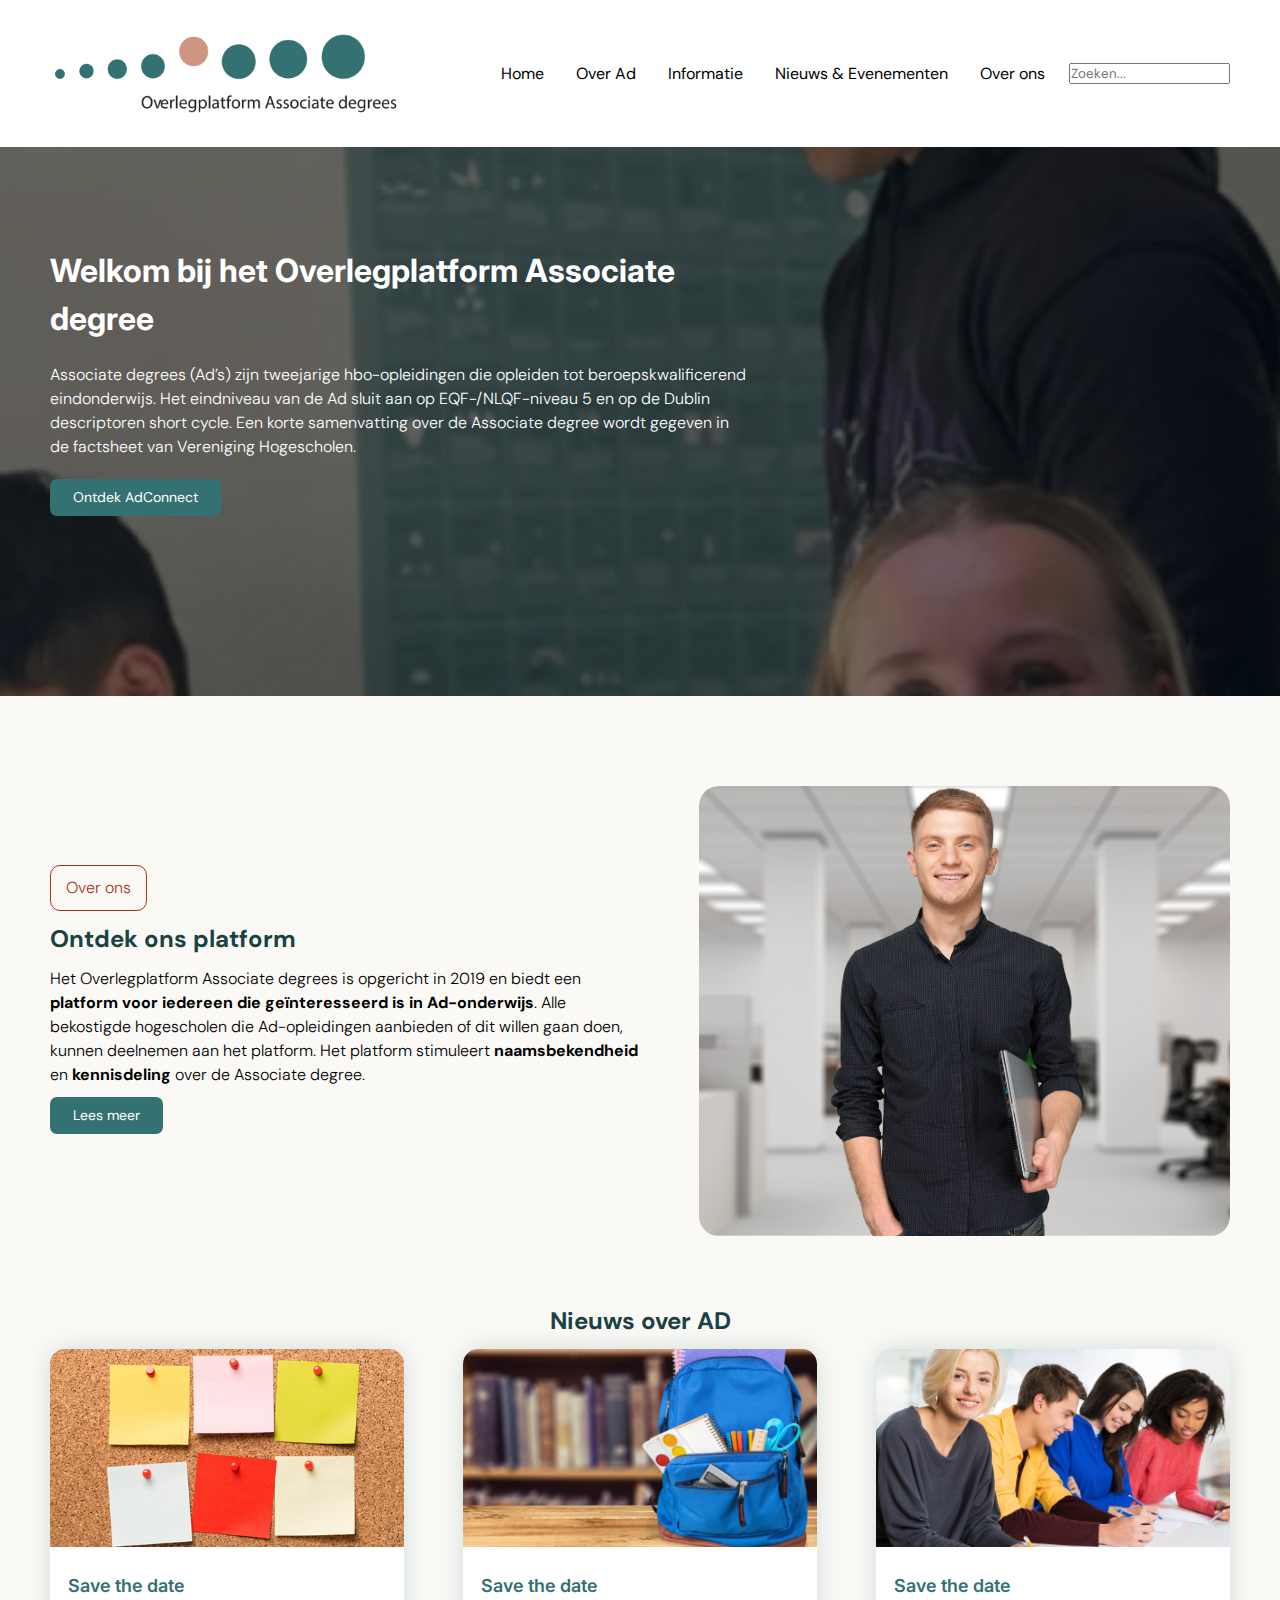
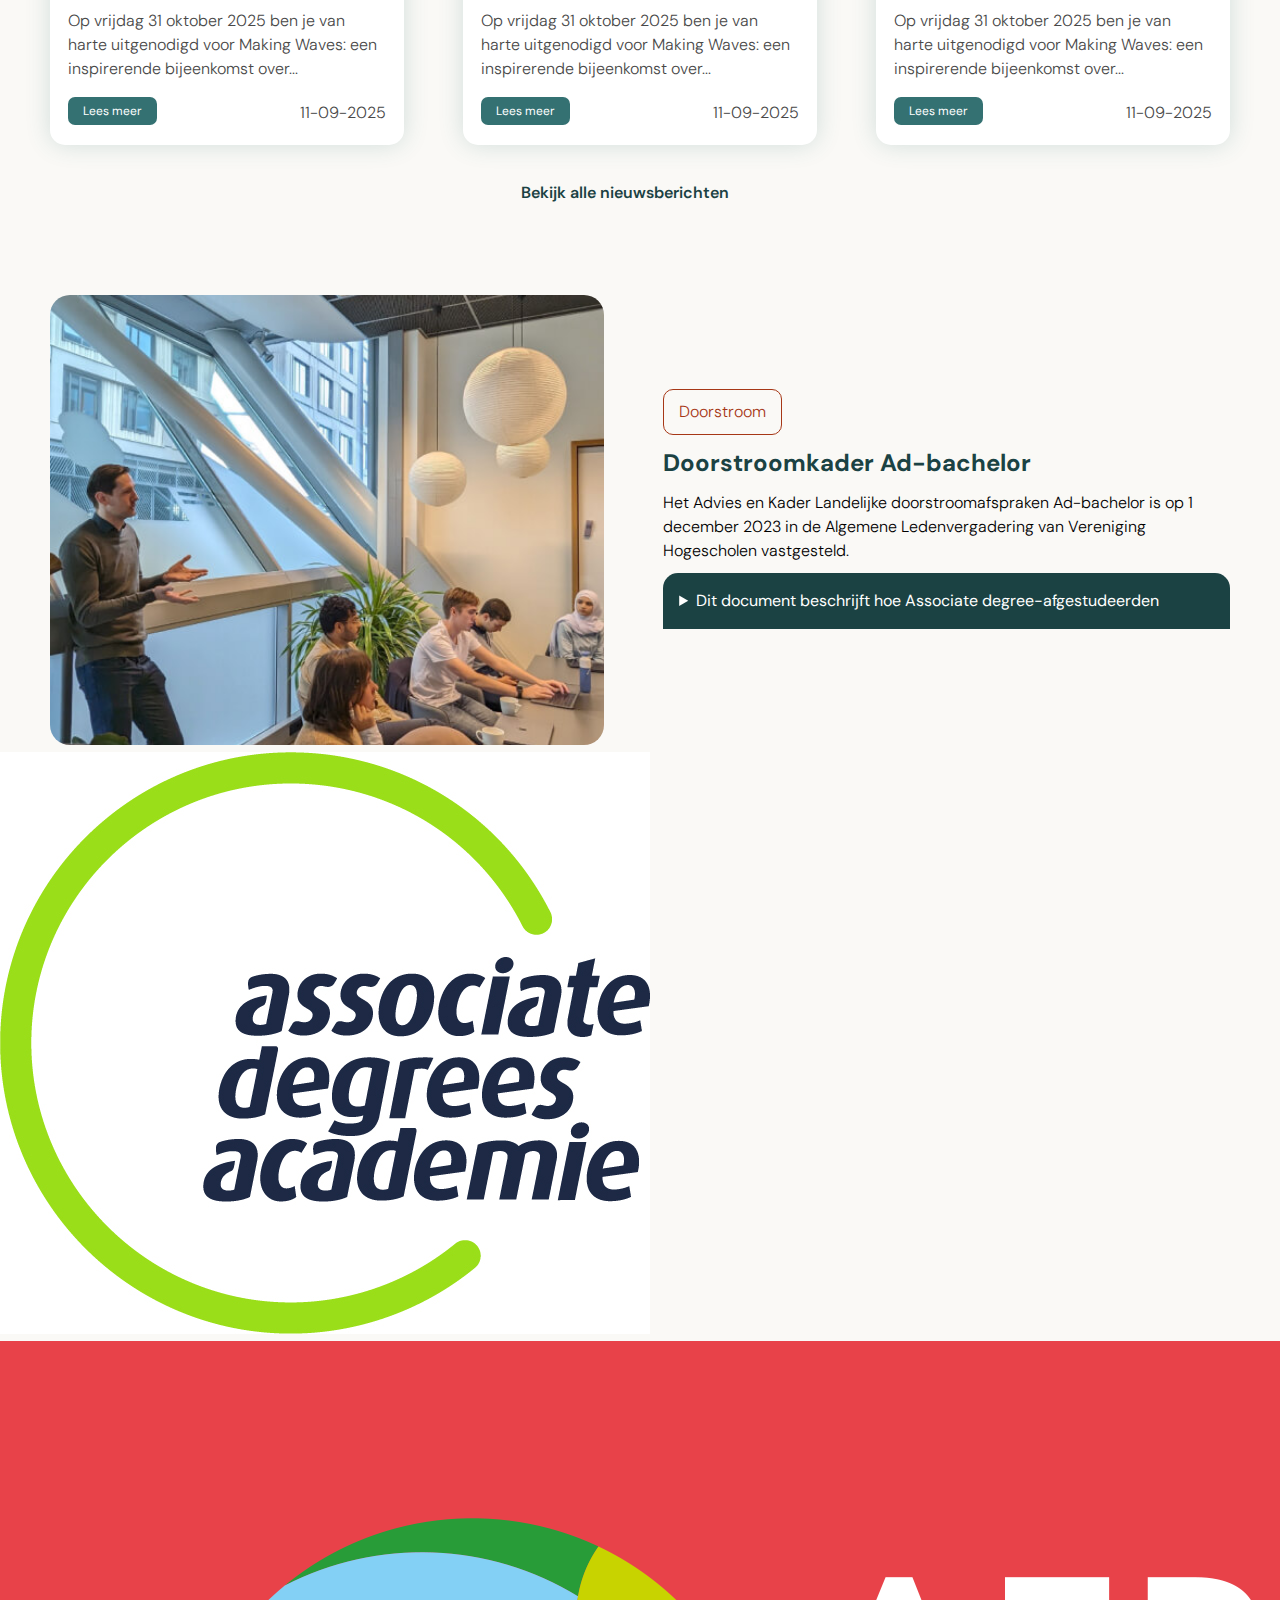
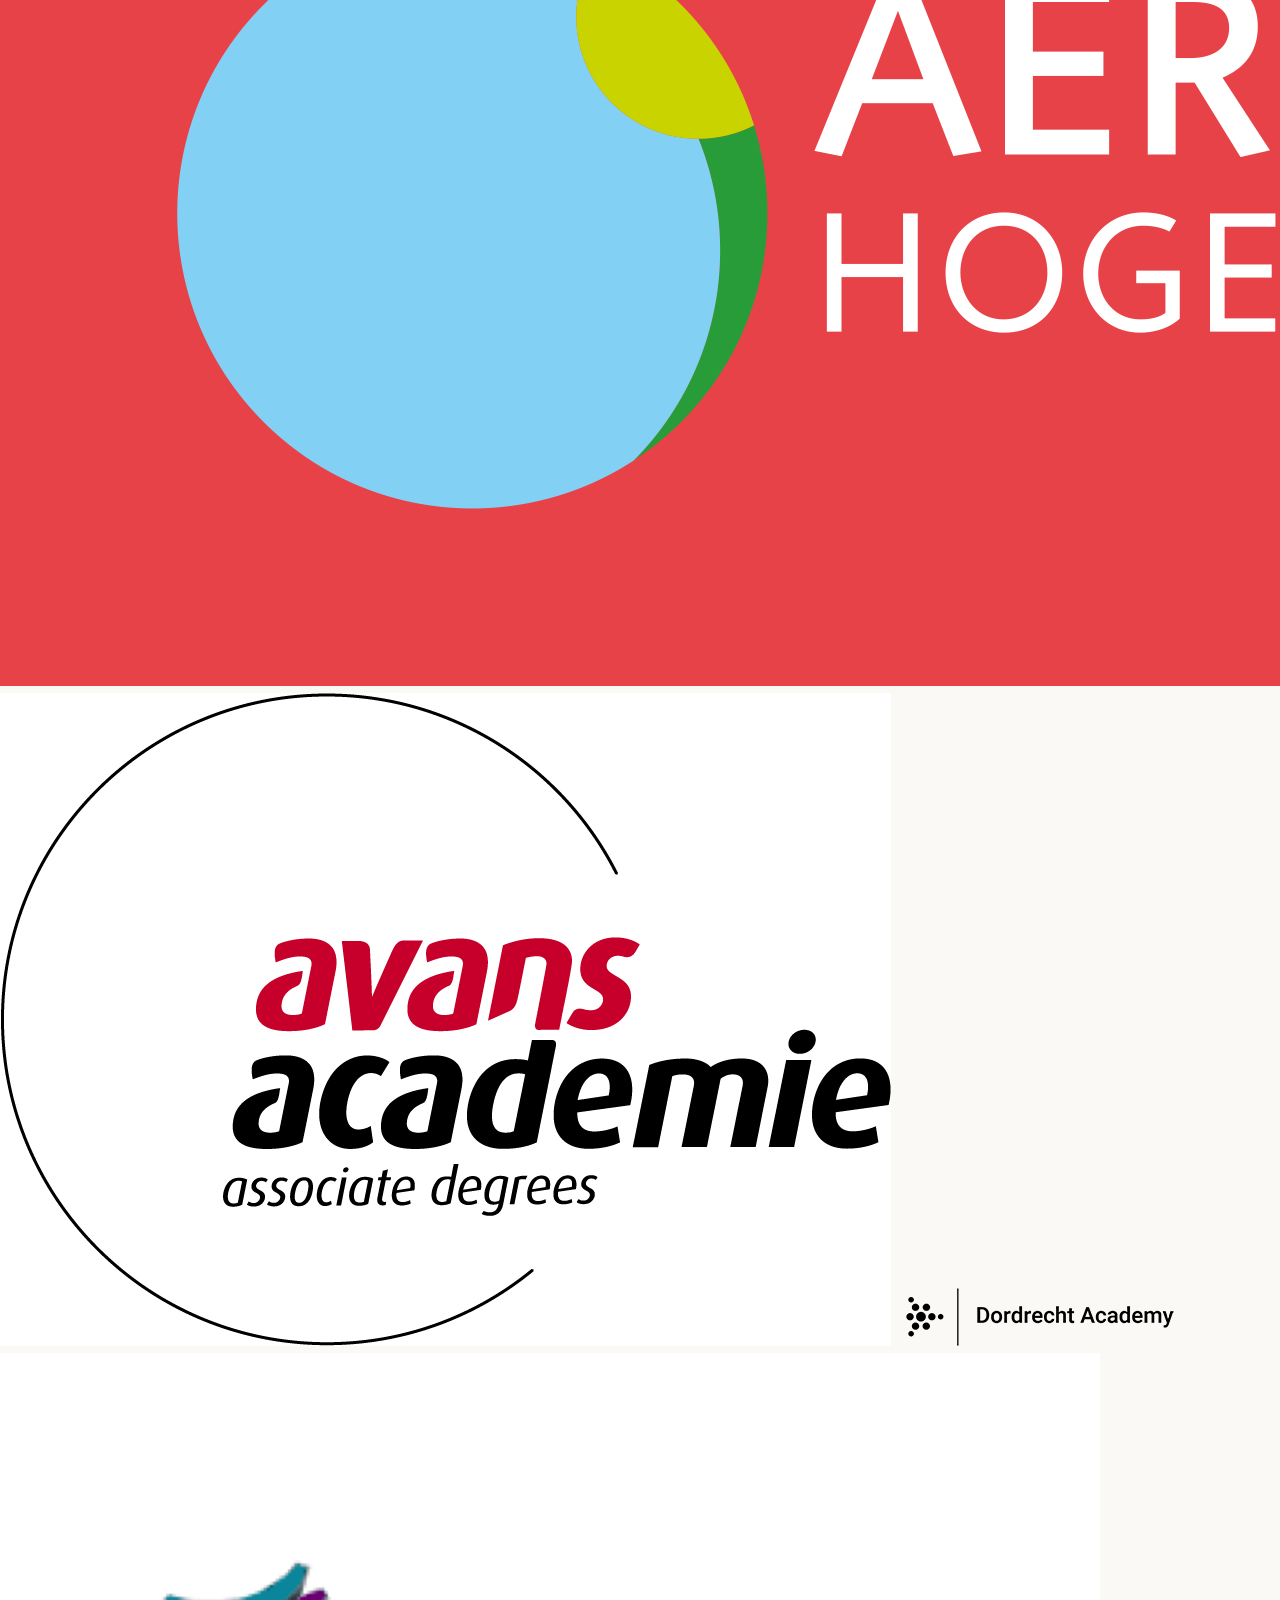
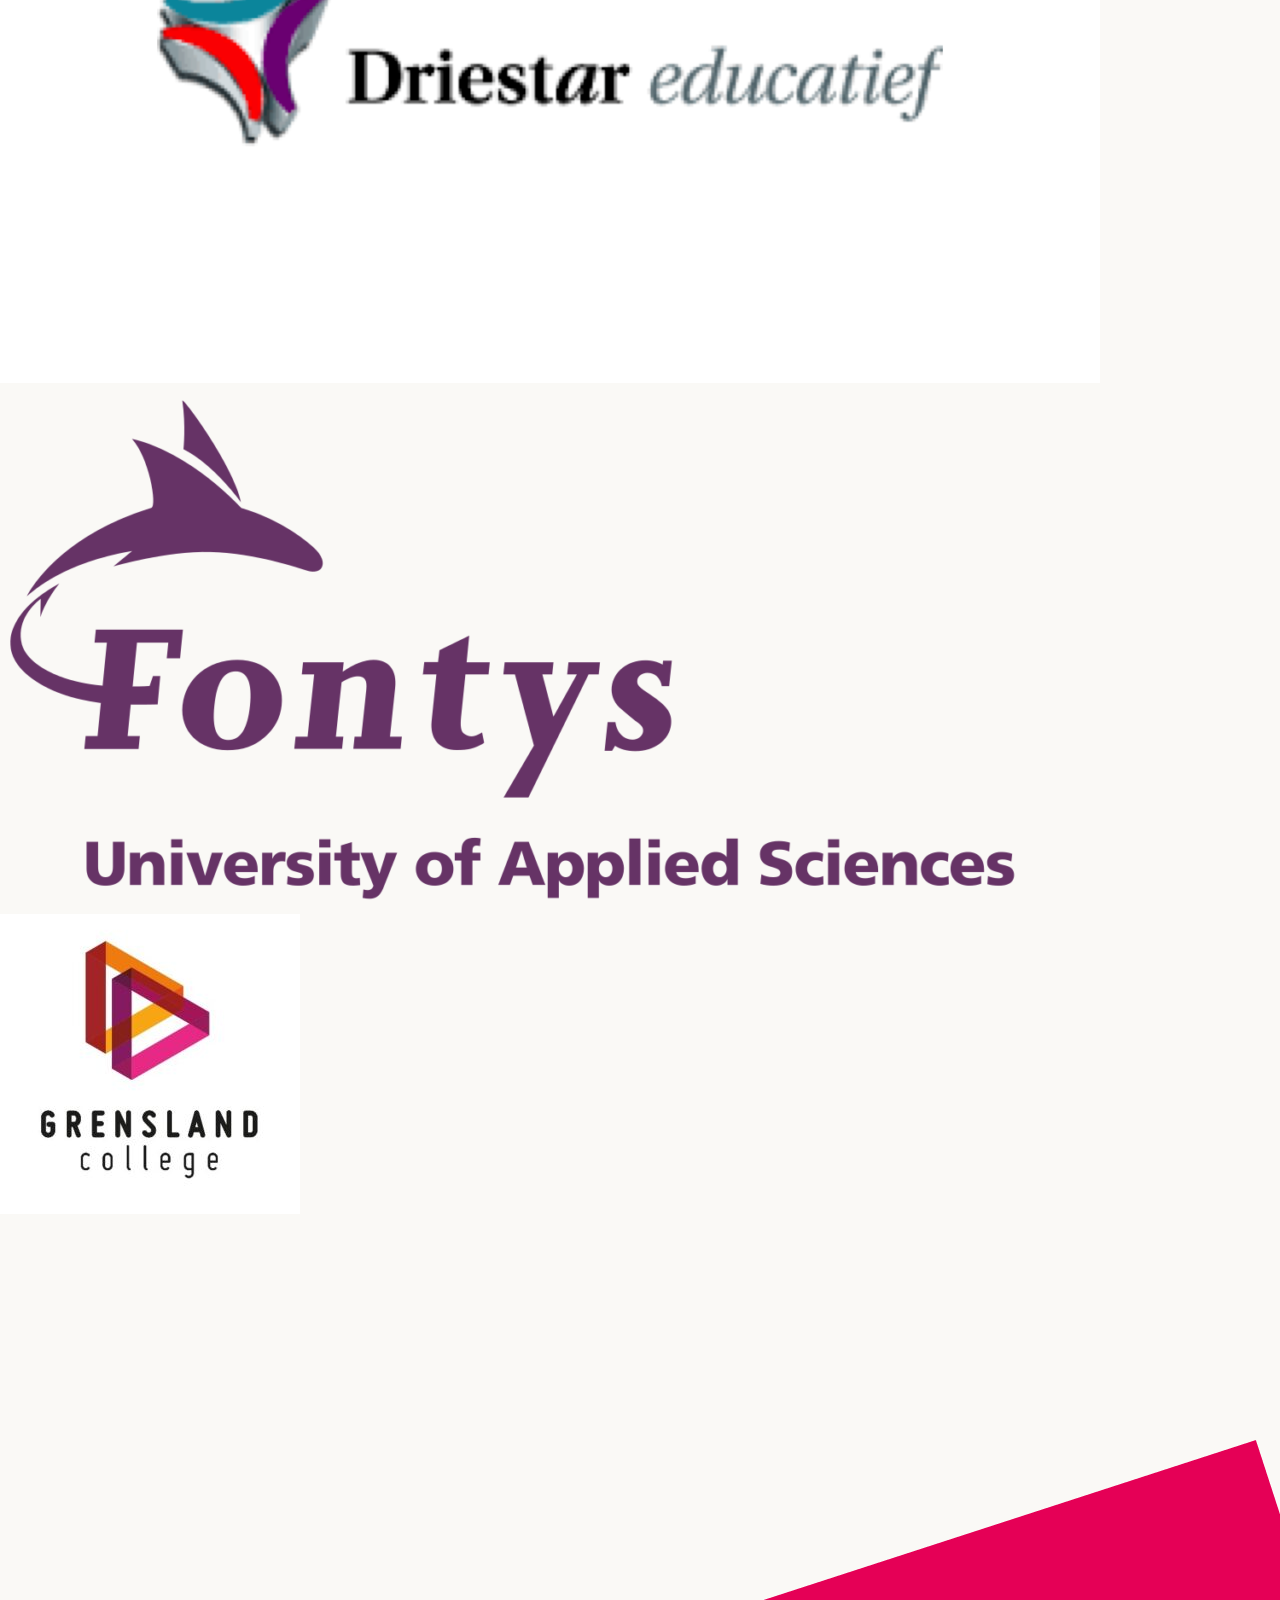
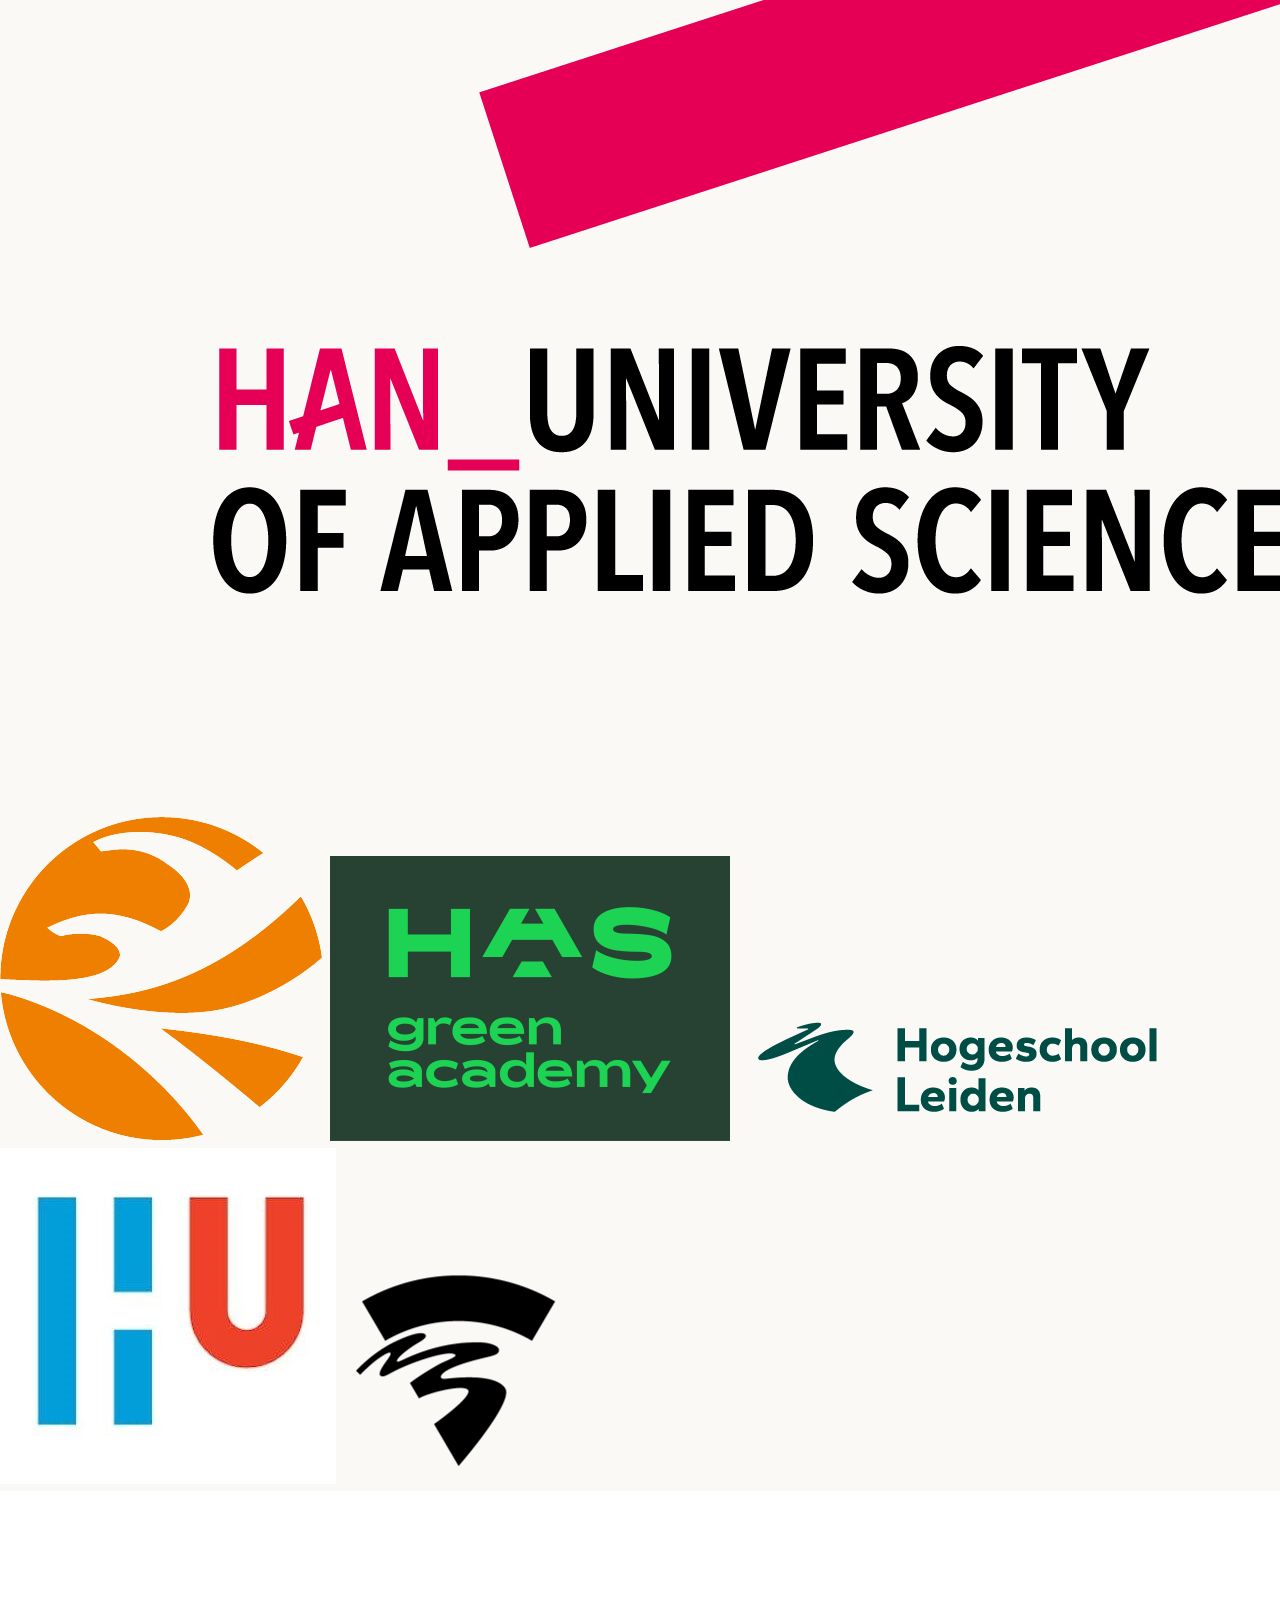
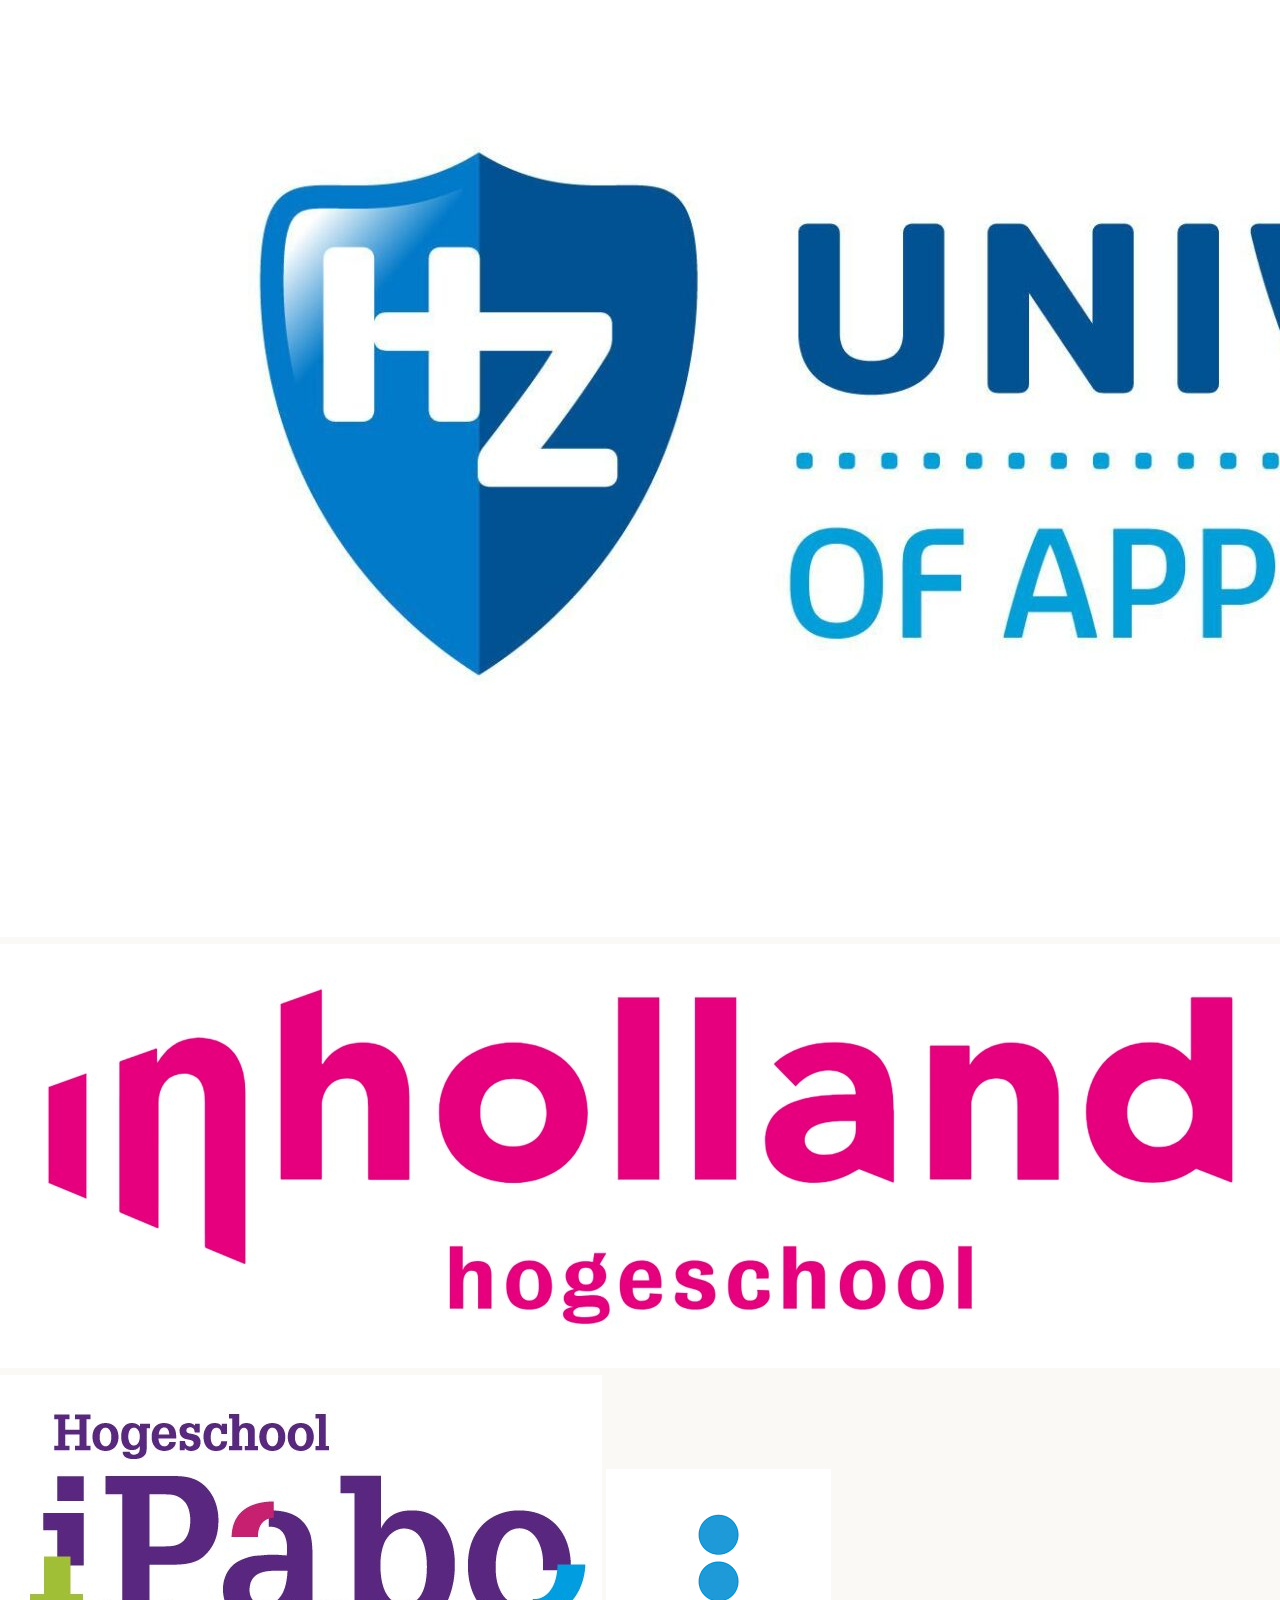
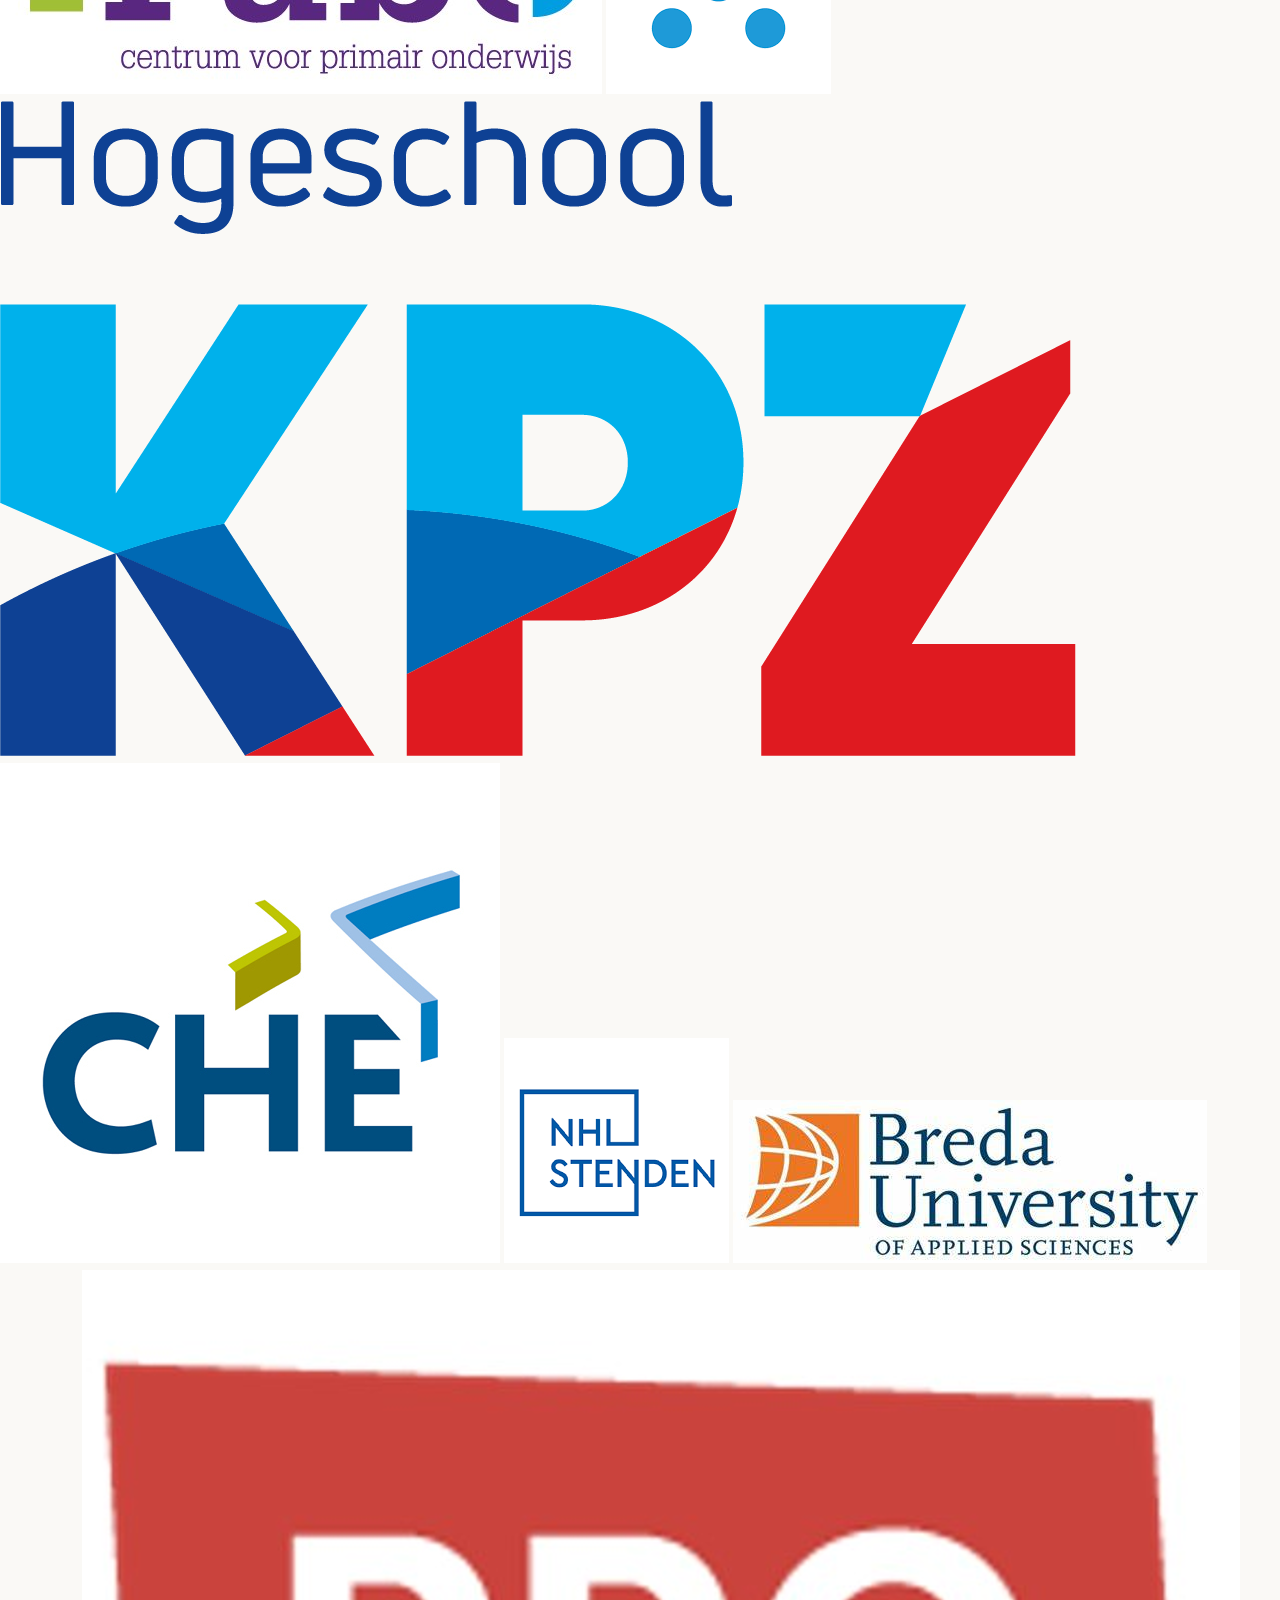
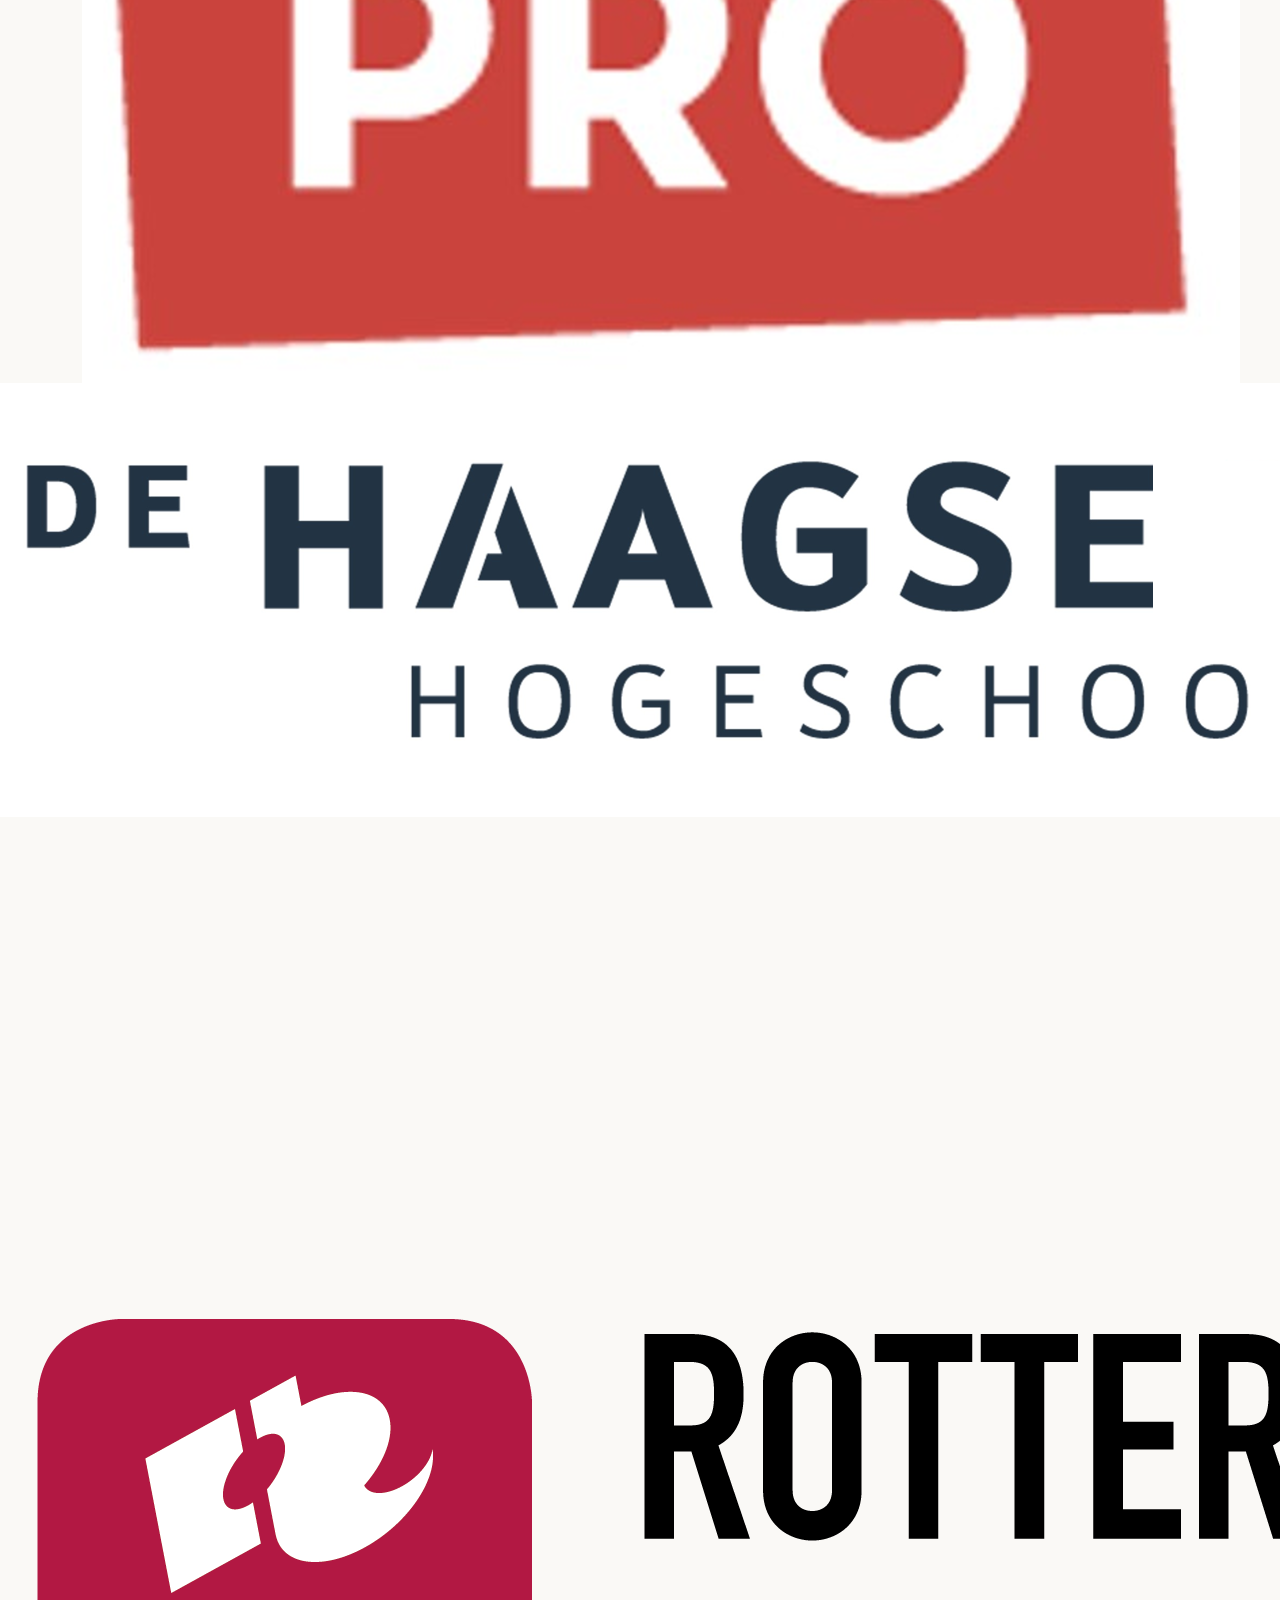
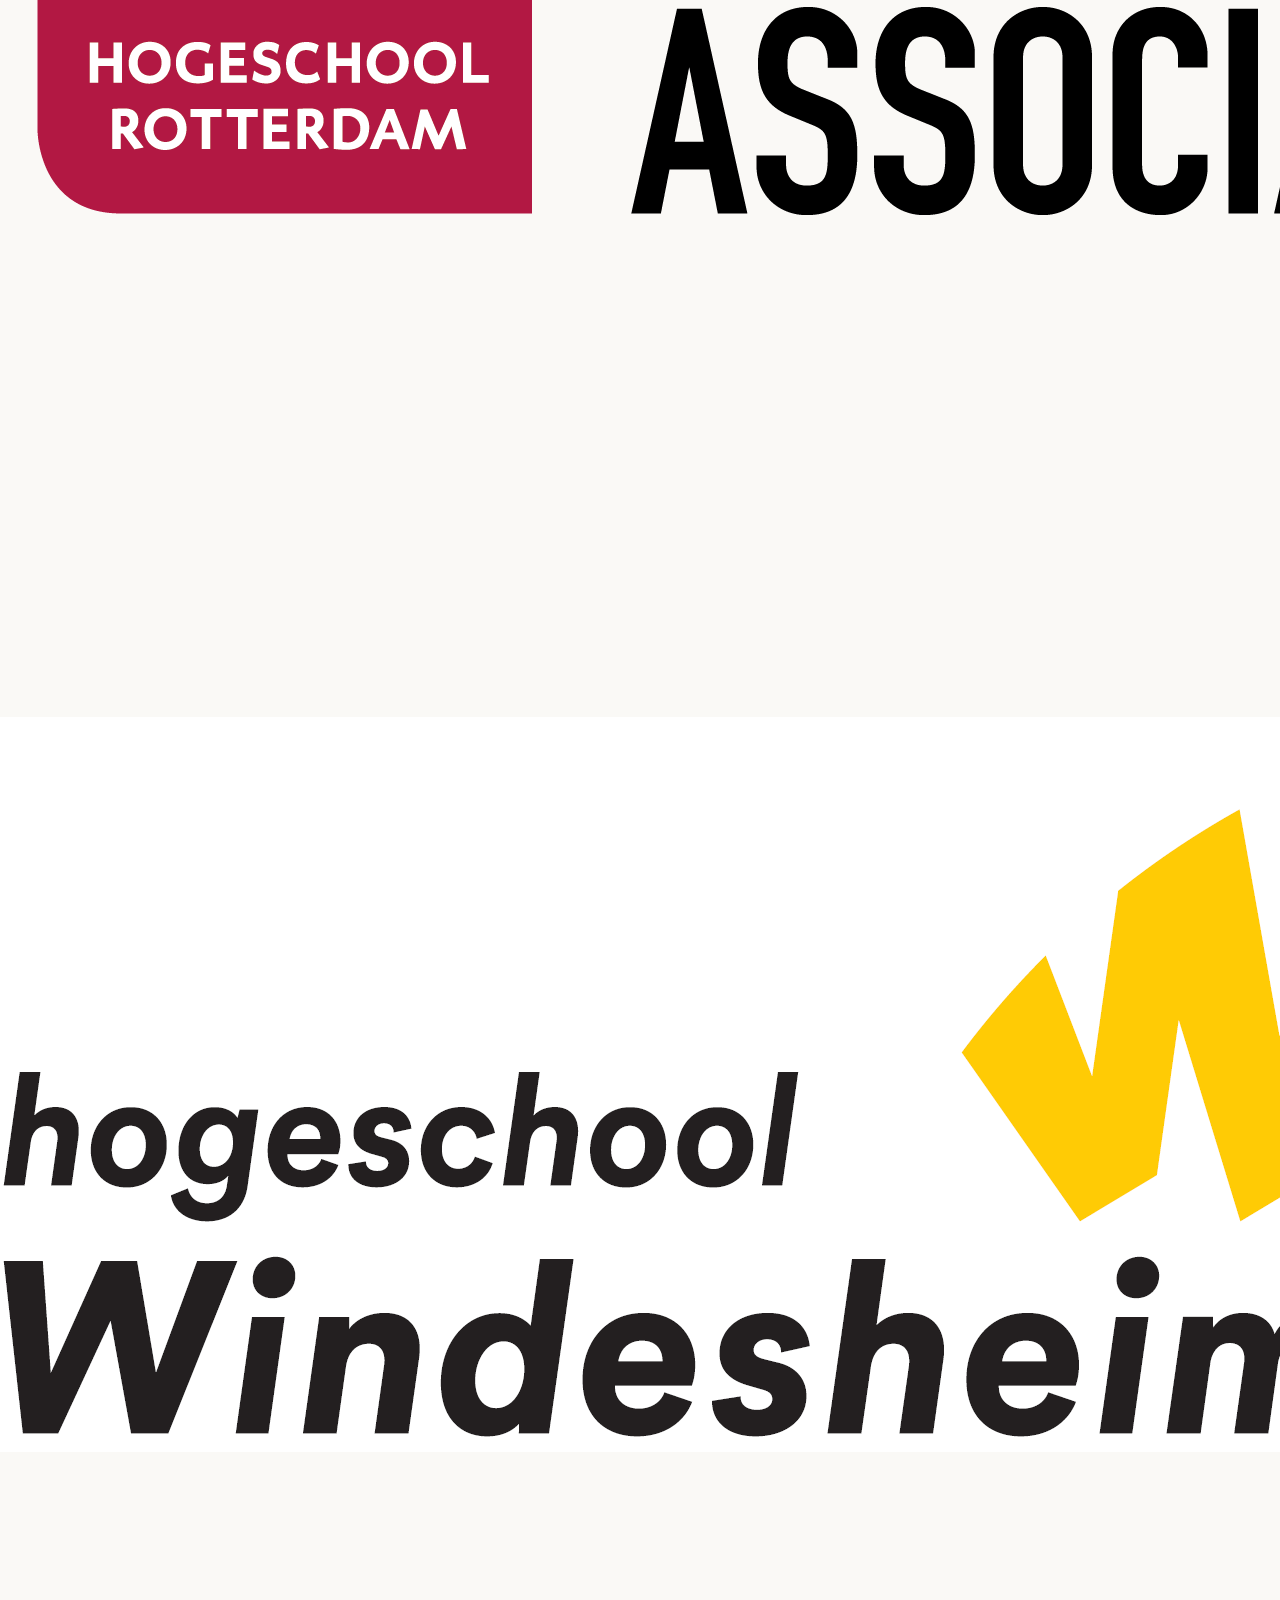
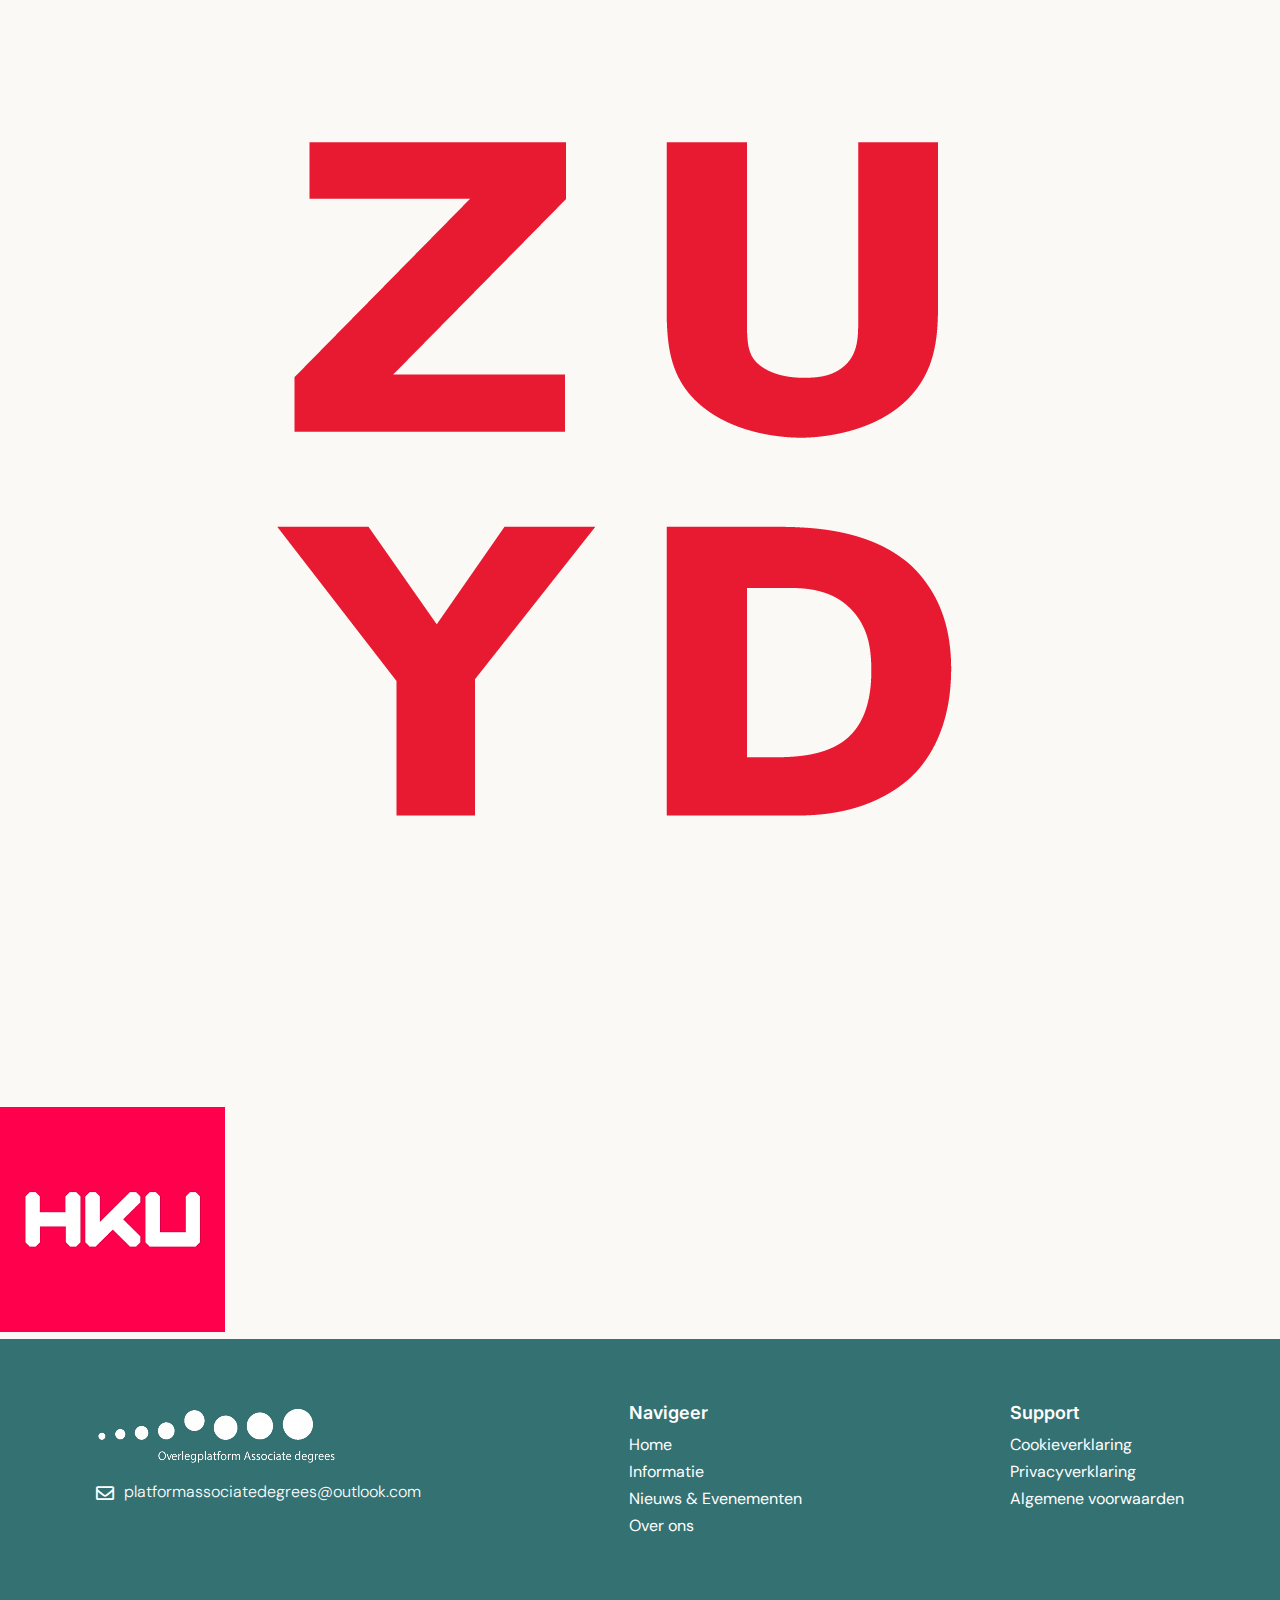
<file: index.html>
<!DOCTYPE html>
<html lang="nl">

<head>
    <meta charset="UTF-8">
    <meta name="viewport" content="width=device-width, initial-scale=1.0">
    <title>Overlegplatform Associate degree</title>
    <link rel="stylesheet" href="styles/styles.css">

    <!-- DM Sans font -->
    <link rel="preconnect" href="https://fonts.googleapis.com">
    <link rel="preconnect" href="https://fonts.gstatic.com" crossorigin>
    <link
        href="https://fonts.googleapis.com/css2?family=DM+Sans:ital,opsz,wght@0,9..40,100..1000;1,9..40,100..1000&display=swap"
        rel="stylesheet">

    <!-- Inter font -->
    <link rel="preconnect" href="https://fonts.googleapis.com">
    <link rel="preconnect" href="https://fonts.gstatic.com" crossorigin>
    <link
        href="https://fonts.googleapis.com/css2?family=Inter:ital,opsz,wght@0,14..32,100..900;1,14..32,100..900&display=swap"
        rel="stylesheet">

    <!-- Font Awesome 5 -->
    <link href="https://use.fontawesome.com/releases/v5.15.4/css/all.css" rel="stylesheet">

</head>

<body>
    <header>
        <!-- logo's -->
        <img class="logo-secundair" src="assets/logo-secundair.png" alt="logo voor mobiel">
        <img class="logo-primair" src="assets/logo-primair.png" alt="logo voor desktop">

        <div class=" header-rightside">
            <nav class="menu">
                <input class="nav-search hideondesktop" type="text" placeholder="Zoeken...">
                <!-- Menu voor mobiel -->
                <ul class="sidebar">
                    <li id="close-icon" onclick=hideSidebar()><svg height="30" xmlns="http://www.w3.org/2000/svg"
                            viewBox="0 0 640 640"><!--!Font Awesome Free v7.1.0 by @fontawesome - https://fontawesome.com License - https://fontawesome.com/license/free Copyright 2025 Fonticons, Inc.-->
                            <path
                                d="M183.1 137.4C170.6 124.9 150.3 124.9 137.8 137.4C125.3 149.9 125.3 170.2 137.8 182.7L275.2 320L137.9 457.4C125.4 469.9 125.4 490.2 137.9 502.7C150.4 515.2 170.7 515.2 183.2 502.7L320.5 365.3L457.9 502.6C470.4 515.1 490.7 515.1 503.2 502.6C515.7 490.1 515.7 469.8 503.2 457.3L365.8 320L503.1 182.6C515.6 170.1 515.6 149.8 503.1 137.3C490.6 124.8 470.3 124.8 457.8 137.3L320.5 274.7L183.1 137.4z" />
                        </svg></li>
                    <li><a href="/index.html">Home</a></li>
                    <li><a href="#">Over Ad</a></li>
                    <li><a href="#">Informatie</a></li>
                    <li><a href="#">Nieuws & Evenementen</a></li>
                    <li><a href="/over-ons.html">Over ons</a></li>
                </ul>
                <!-- Menu voor desktop -->
                <ul class="navigation">
                    <li><a href="/index.html">Home</a></li>
                    <li><a href="#">Over Ad</a></li>
                    <li><a href="#">Informatie</a></li>
                    <li><a href="#">Nieuws & Evenementen</a></li>
                    <li><a href="/over-ons.html">Over ons</a></li>
                </ul>
                <input class="nav-search hideonmobile" type="text" placeholder="Zoeken...">

                <li id="hamburger-icon" onclick=showSidebar()><svg height="30" xmlns="http://www.w3.org/2000/svg"
                        viewBox="0 0 640 640"><!--!Font Awesome Free v7.1.0 by @fontawesome - https://fontawesome.com License - https://fontawesome.com/license/free Copyright 2025 Fonticons, Inc.-->
                        <path
                            d="M96 160C96 142.3 110.3 128 128 128L512 128C529.7 128 544 142.3 544 160C544 177.7 529.7 192 512 192L128 192C110.3 192 96 177.7 96 160zM96 320C96 302.3 110.3 288 128 288L512 288C529.7 288 544 302.3 544 320C544 337.7 529.7 352 512 352L128 352C110.3 352 96 337.7 96 320zM544 480C544 497.7 529.7 512 512 512L128 512C110.3 512 96 497.7 96 480C96 462.3 110.3 448 128 448L512 448C529.7 448 544 462.3 544 480z" />
                    </svg></li>
            </nav>
        </div>
    </header>

    <div class="hero">
        <h1>Welkom bij het Overlegplatform Associate degree</h1>
        <p>Associate degrees (Ad’s) zijn tweejarige hbo-opleidingen die opleiden tot beroepskwalificerend eindonderwijs.
            Het eindniveau van de Ad sluit aan op EQF-/NLQF-niveau 5 en op de Dublin descriptoren short cycle. Een korte
            samenvatting over de Associate degree wordt gegeven in de factsheet van Vereniging Hogescholen.</p>
        <a href="#" class="btn-primair">Ontdek AdConnect</a>
    </div>

    <div class="featured-half">
        <div class="featured-half-content">
            <p class="subtitle">Over ons</p>
            <h2>Ontdek ons platform</h2>
            <p>Het Overlegplatform Associate degrees is opgericht in 2019 en biedt een <b>platform voor iedereen die
                    geïnteresseerd is in Ad-onderwijs</b>. Alle bekostigde hogescholen die Ad-opleidingen aanbieden of
                dit
                willen
                gaan doen, kunnen deelnemen aan het platform. Het platform stimuleert <b>naamsbekendheid</b> en
                <b>kennisdeling</b> over
                de Associate degree.

                <!-- Het platform doet dit met en vanuit Vereniging Hogescholen en zet zich in om <b>samenwerking te
                    bevorderen
                    tussen onderwijs- en werkveldpartners</b> en de overheid om de Ad te positioneren in Nederland. Ook
                ondersteunt
                het platform de Landelijke Ad-overleggen (LAdO’s) waarin samengewerkt wordt aan de gezamenlijke
                profilering
                van de vergelijkbare Ad-opleidingen. -->
            </p>
            <a href="#" class="btn-primair">Lees meer</a>
        </div>
        <div class="featured-half-img-container">
            <img src="assets/lachende-man.jpeg" alt="lachende man" class="featured-half-img">
        </div>
    </div>

    <div class="home-nieuws">
        <h2>Nieuws over AD</h2>
        <div class="nieuws-cards">

            <div class="nieuws-card">
                <img src="assets/nieuws-1.jpeg" alt="nieuws 1">
                <div class="panel">
                    <h3>Save the date</h3>
                    <p>Op vrijdag 31 oktober 2025 ben je van harte uitgenodigd voor Making Waves: een inspirerende
                        bijeenkomst over...</p>
                    <div class="nieuws-card-bottom">
                        <a href="#" class="btn-primair-small">Lees meer</a>
                        <p class="nieuws-datum">11-09-2025</p>
                    </div>
                </div>
            </div>

            <div class="nieuws-card">
                <img src="assets/nieuws-2.jpeg" alt="nieuws 2">
                <div class="panel">
                    <h3>Save the date</h3>
                    <p>Op vrijdag 31 oktober 2025 ben je van harte uitgenodigd voor Making Waves: een inspirerende
                        bijeenkomst over...</p>
                    <div class="nieuws-card-bottom">
                        <a href="#" class="btn-primair-small">Lees meer</a>
                        <p class="nieuws-datum">11-09-2025</p>
                    </div>
                </div>
            </div>

            <div class="nieuws-card">
                <img src="assets/nieuws-3.jpeg" alt="nieuws 3">
                <div class="panel">
                    <h3>Save the date</h3>
                    <p>Op vrijdag 31 oktober 2025 ben je van harte uitgenodigd voor Making Waves: een inspirerende
                        bijeenkomst over...</p>
                    <div class="nieuws-card-bottom">
                        <a href="#" class="btn-primair-small">Lees meer</a>
                        <p class="nieuws-datum">11-09-2025</p>
                    </div>
                </div>
            </div>

            <p class="btn-tertiair"><a href="#">Bekijk alle nieuwsberichten</a></p>
        </div>
    </div>


    <div class="featured-half-rev">
        <div class="featured-half-content">
            <p class="subtitle">Doorstroom</p>
            <h2>Doorstroomkader Ad-bachelor</h2>
            <p>Het Advies en Kader Landelijke doorstroomafspraken Ad-bachelor is op 1 december 2023 in de Algemene
                Ledenvergadering van Vereniging Hogescholen vastgesteld.</p>

            <details class="ft-half-acc">
                <summary class="acc-title">Dit document beschrijft hoe Associate
                    degree-afgestudeerden</summary>
                <p class="acc-content">
                    kunnen doorstromen naar verwante, deels verwante en niet verwante hbo-bacheloropleidingen in
                    Nederland. Voor de doorstroming naar verwante bachelors geldt dat er met de vaststelling van dit
                    document een kader ligt, waaraan opleidingen zich houden en waarmee doorstroming voor Ad-alumni
                    landelijk uniform is. Voor de doorstroming naar niet/deels verwante bacheloropleidingen is in
                    dit
                    document een advies geformuleerd. Het document is van belang voor alle stakeholders die
                    betrokken
                    zijn bij doorstroom van Ad naar bachelor. Denk aan management, curriculumcommissies,
                    examencommissies bij hogescholen en Landelijke overleggen van Ad-opleidingen (LAdO’s) en van
                    bacheloropleidingen (LOO’s). Vanuit het Overlegplatform Associate degrees gaat een werkgroep aan
                    de
                    slag met een implementatieplan voor dit doorstroomkader.
                </p>
            </details>

            <!-- <div class="accordion">
                <input type="checkbox" id="faq-1">
                <p class="acc-title"><label for="faq-1">Dit document beschrijft hoe Associate
                        degree-afgestudeerden</label>
                </p>
                <div class="acc-content">
                    <p>kunnen doorstromen naar verwante, deels verwante en niet verwante hbo-bacheloropleidingen in
                        Nederland. Voor de doorstroming naar verwante bachelors geldt dat er met de vaststelling van dit
                        document een kader ligt, waaraan opleidingen zich houden en waarmee doorstroming voor Ad-alumni
                        landelijk uniform is. Voor de doorstroming naar niet/deels verwante bacheloropleidingen is in
                        dit
                        document een advies geformuleerd. Het document is van belang voor alle stakeholders die
                        betrokken
                        zijn bij doorstroom van Ad naar bachelor. Denk aan management, curriculumcommissies,
                        examencommissies bij hogescholen en Landelijke overleggen van Ad-opleidingen (LAdO’s) en van
                        bacheloropleidingen (LOO’s). Vanuit het Overlegplatform Associate degrees gaat een werkgroep aan
                        de
                        slag met een implementatieplan voor dit doorstroomkader.</p>
                </div>
            </div> -->
            <!-- <a href="#" class="btn-primair">Lees meer</a> -->
        </div>
        <div class="featured-half-img-container">
            <img src="assets/klaslokaal.jpg" alt="klaslokaal" class="featured-half-img">
        </div>
    </div>

    <!-- <div class="slider">
        <div class="slide-track">
            <div class="slide">
                <img src="assets/logo_placeholder.png" alt="" />
            </div>
            <div class="slide">
                <img src="assets/logo_placeholder.png" alt="" />
            </div>
            <div class="slide">
                <img src="assets/logo_placeholder.png" alt="" />
            </div>
        </div>
    </div> -->

    <div class="logos">
        <div class="logos-slide">
            <img src="assets/logos-slider/ada.jpg" />
            <img src="assets/logos-slider/aeres.png" />
            <img src="assets/logos-slider/avans-academie.jpg" />
            <img src="assets/logos-slider/dordrecht.webp" />
            <img src="assets/logos-slider/driestar.png" />
            <img src="assets/logos-slider/fontys.png" />
            <img src="assets/logos-slider/grensland.jpg" />
            <img src="assets/logos-slider/han.png" />
            <img src="assets/logos-slider/hanze.png" />
            <img src="assets/logos-slider/HAS-logo.webp" />
            <img src="assets/logos-slider/hogeschoolleiden.png" />
            <img src="assets/logos-slider/hu.jpg" />
            <img src="assets/logos-slider/HvA.png" />
            <img src="assets/logos-slider/hzuni.jpeg" />
            <img src="assets/logos-slider/InHolland.jpg" />
            <img src="assets/logos-slider/ipabo.jpg" />
            <img src="assets/logos-slider/Iselinge.png" />
            <img src="assets/logos-slider/kpz.png" />
            <img src="assets/logos-slider/logo-CHE.jpg" />
            <img src="assets/logos-slider/NHLStenden.png" />
            <img src="assets/logos-slider/OIP.jpeg" />
            <img src="assets/logos-slider/prohaagse.png" />
            <img src="assets/logos-slider/rotterdamacademy.png" />
            <img src="assets/logos-slider/Windesheim-logo.png" />
            <img src="assets/logos-slider/zuyd.png" />
            <img src="assets/logos-slider/HKU.png" />
        </div>
    </div>

    <footer>
        <div class="footer-col-01">
            <img src="assets/white-logo.png" alt="">
            <p><a href="mailto:platformassociatedegrees@outlook.com">platformassociatedegrees@outlook.com</a></p>
        </div>

        <div class="footer-col-02">
            <h4>Navigeer</h4>
            <nav class="menu">
                <ul>
                    <li><a href="#">Home</a></li>
                    <li><a href="#">Informatie</a></li>
                    <li><a href="#">Nieuws & Evenementen</a></li>
                    <li><a href="#">Over ons</a></li>
                </ul>
            </nav>
        </div>

        <div class="footer-col-03">
            <h4>Support</h4>
            <nav class="menu">
                <ul>
                    <li><a href="#">Cookieverklaring</a></li>
                    <li><a href="#">Privacyverklaring</a></li>
                    <li><a href="#">Algemene voorwaarden</a></li>
                </ul>
            </nav>
        </div>

    </footer>

    <script src="scripts/script.js"></script>
</body>

</html>
</file>
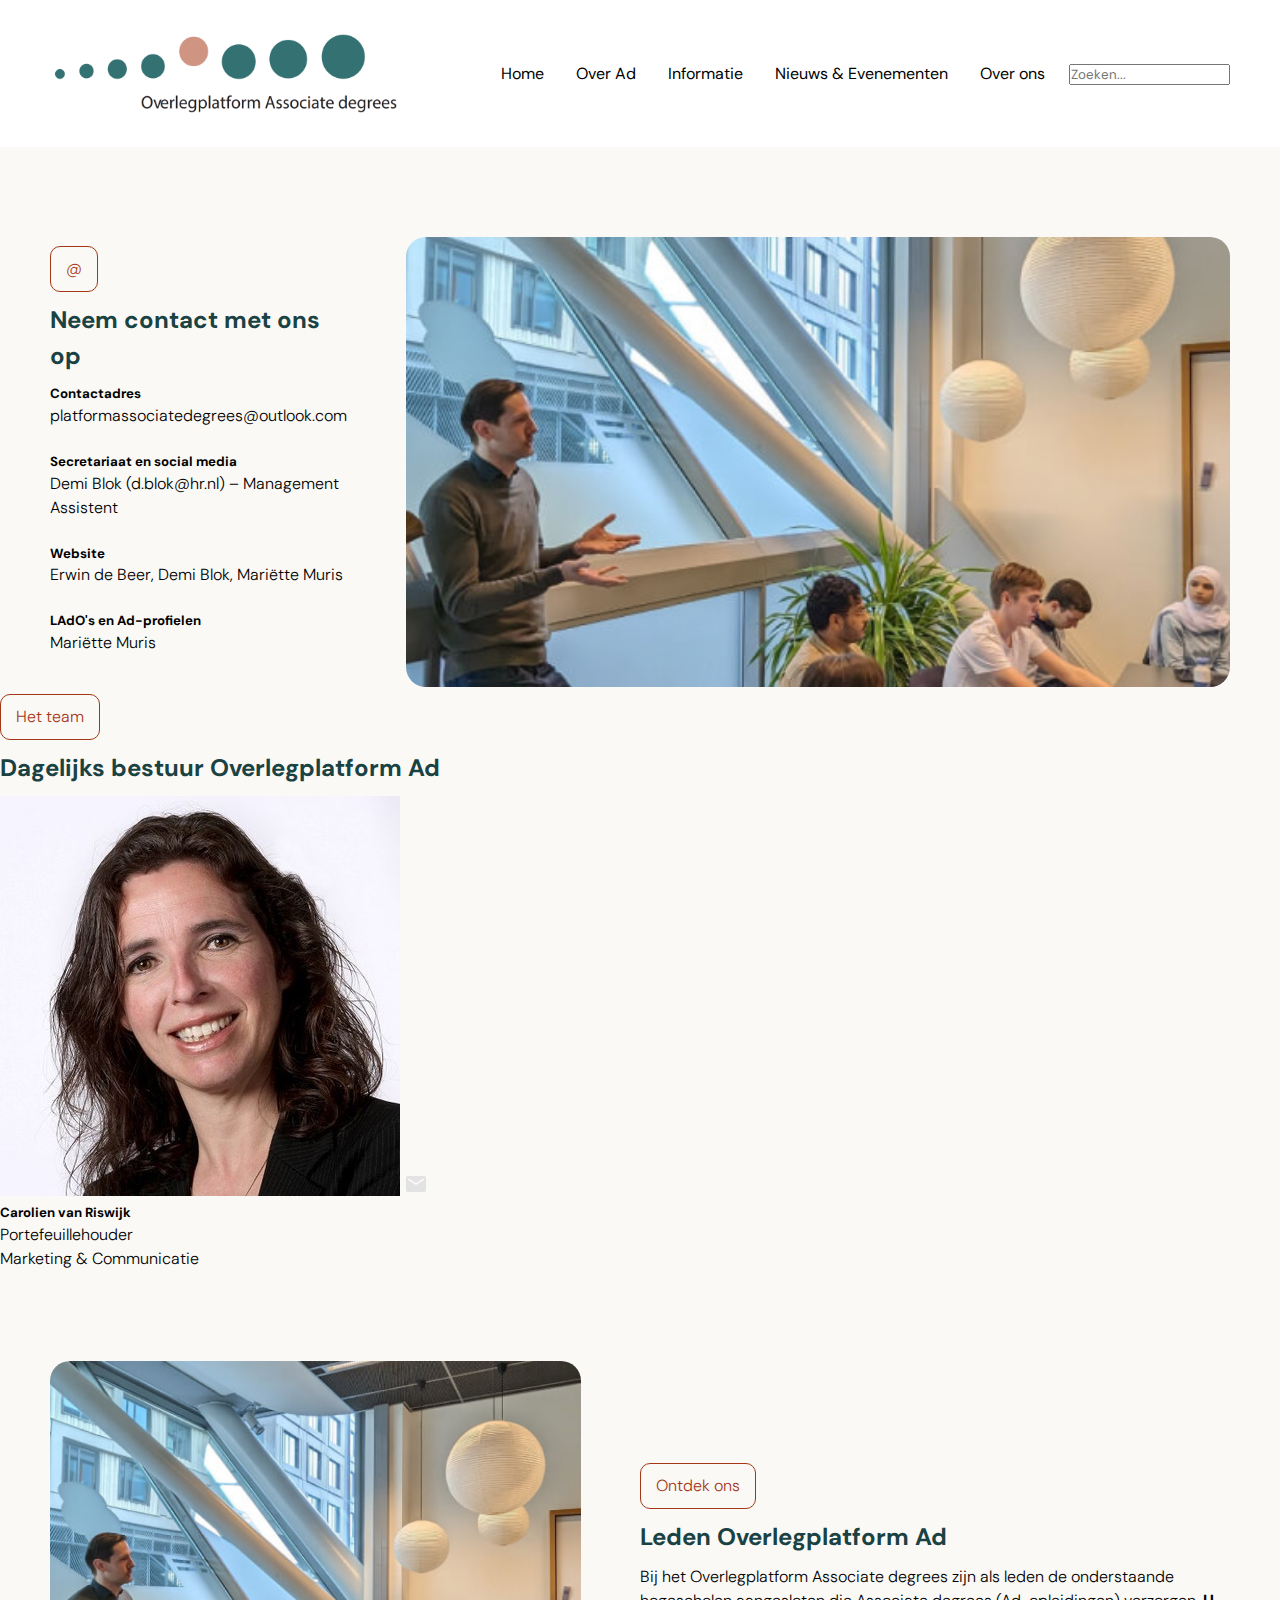
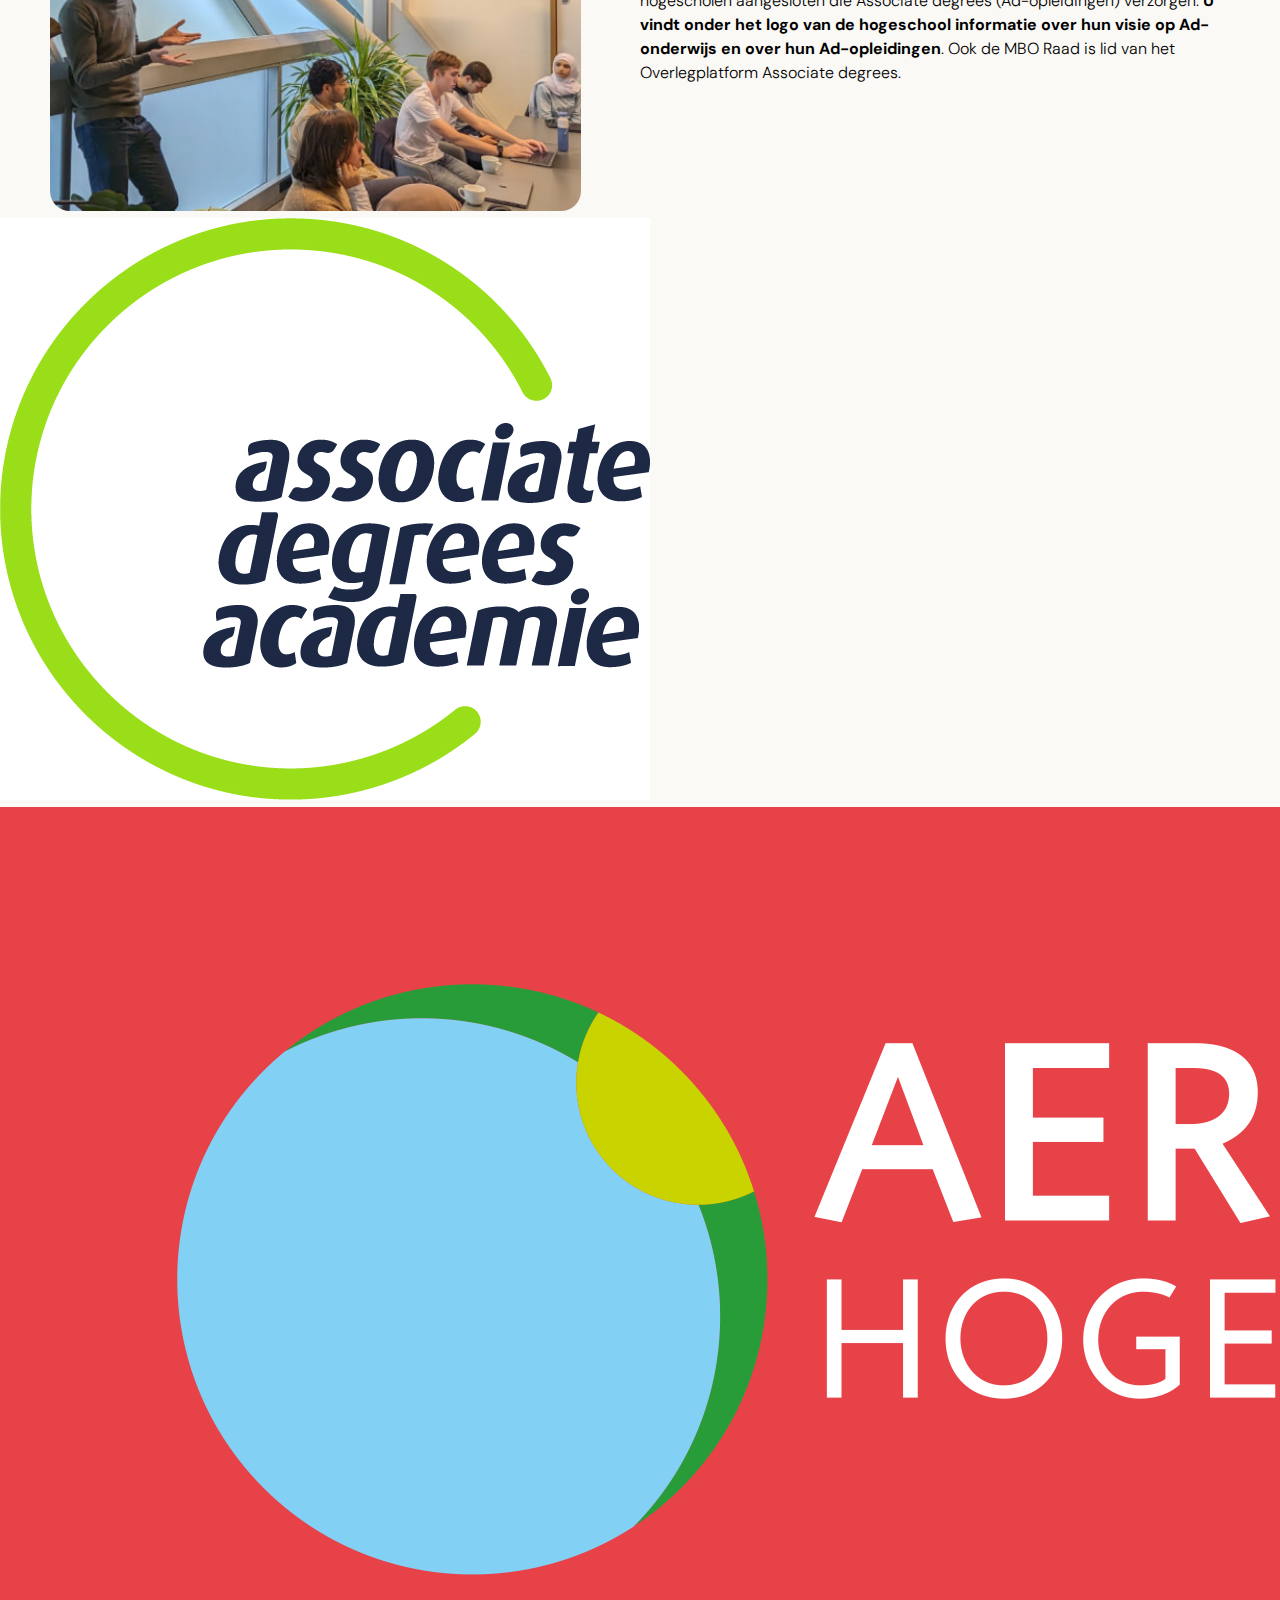
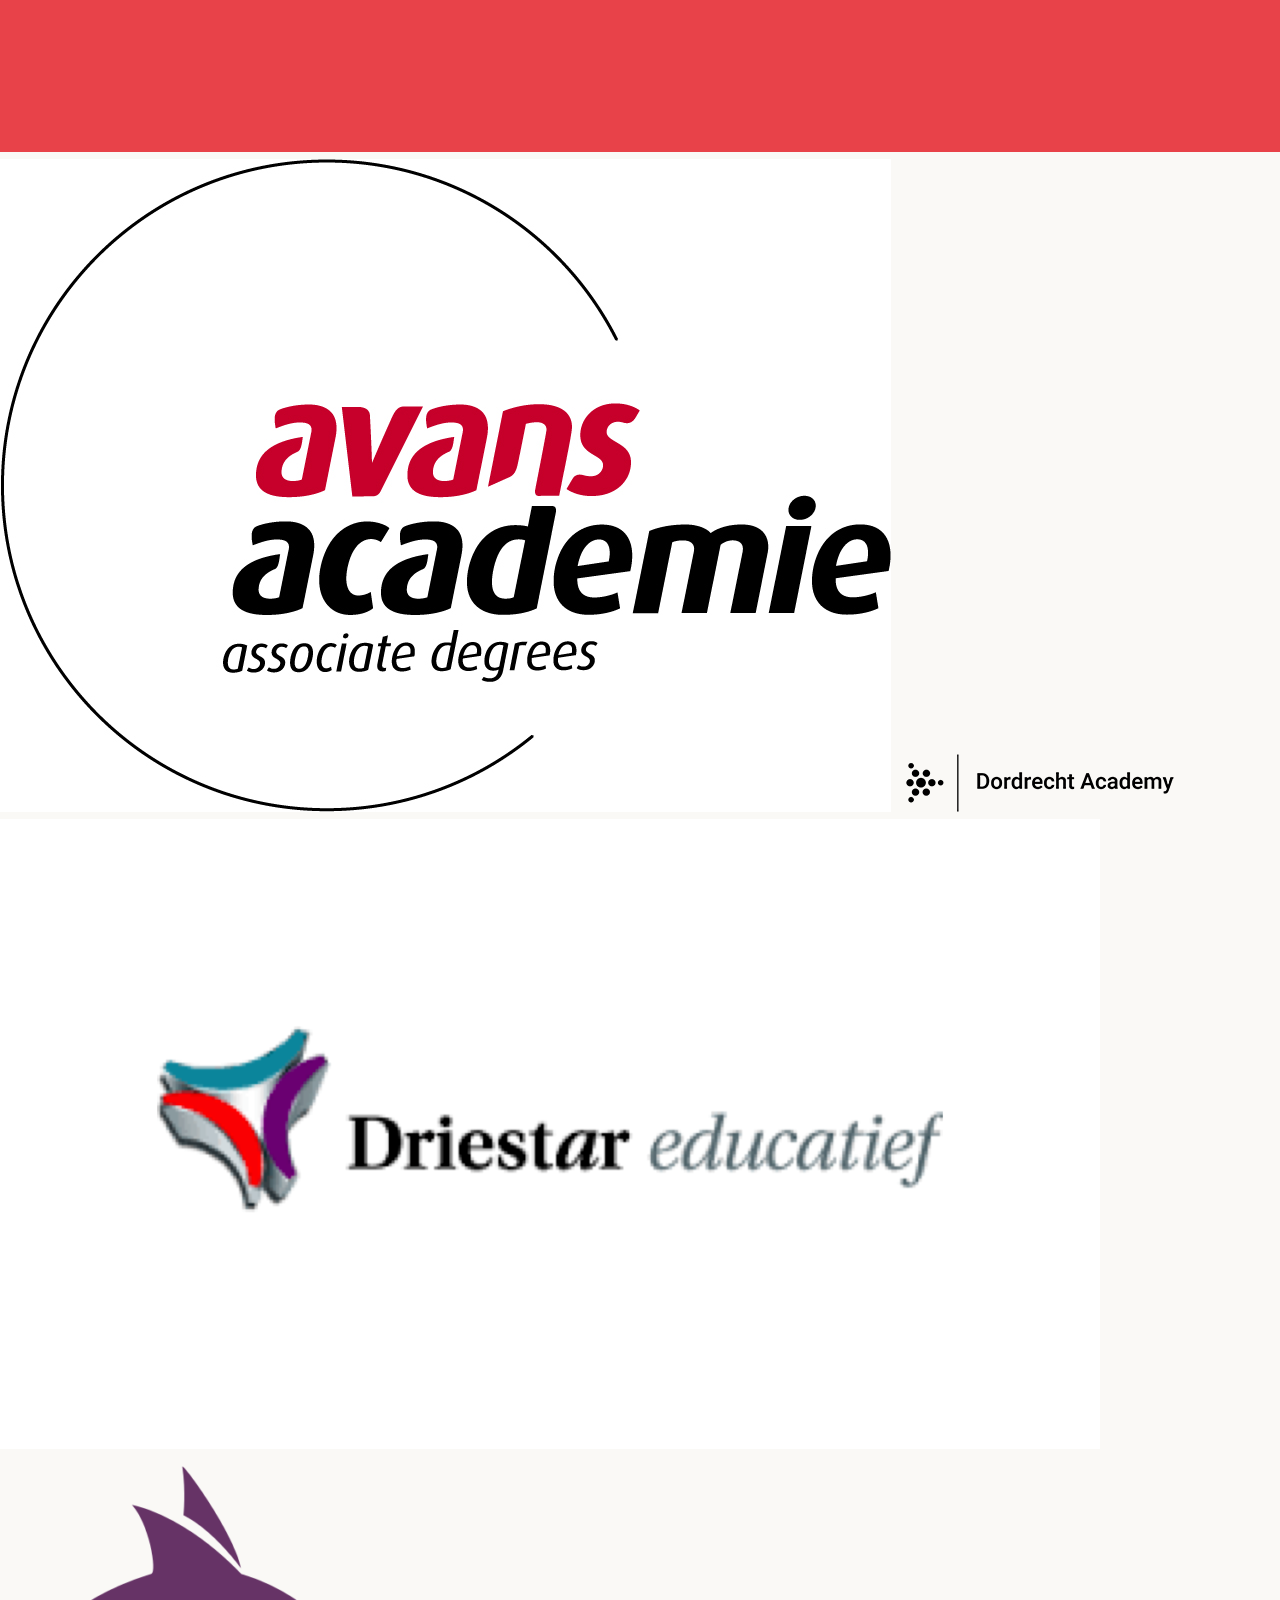
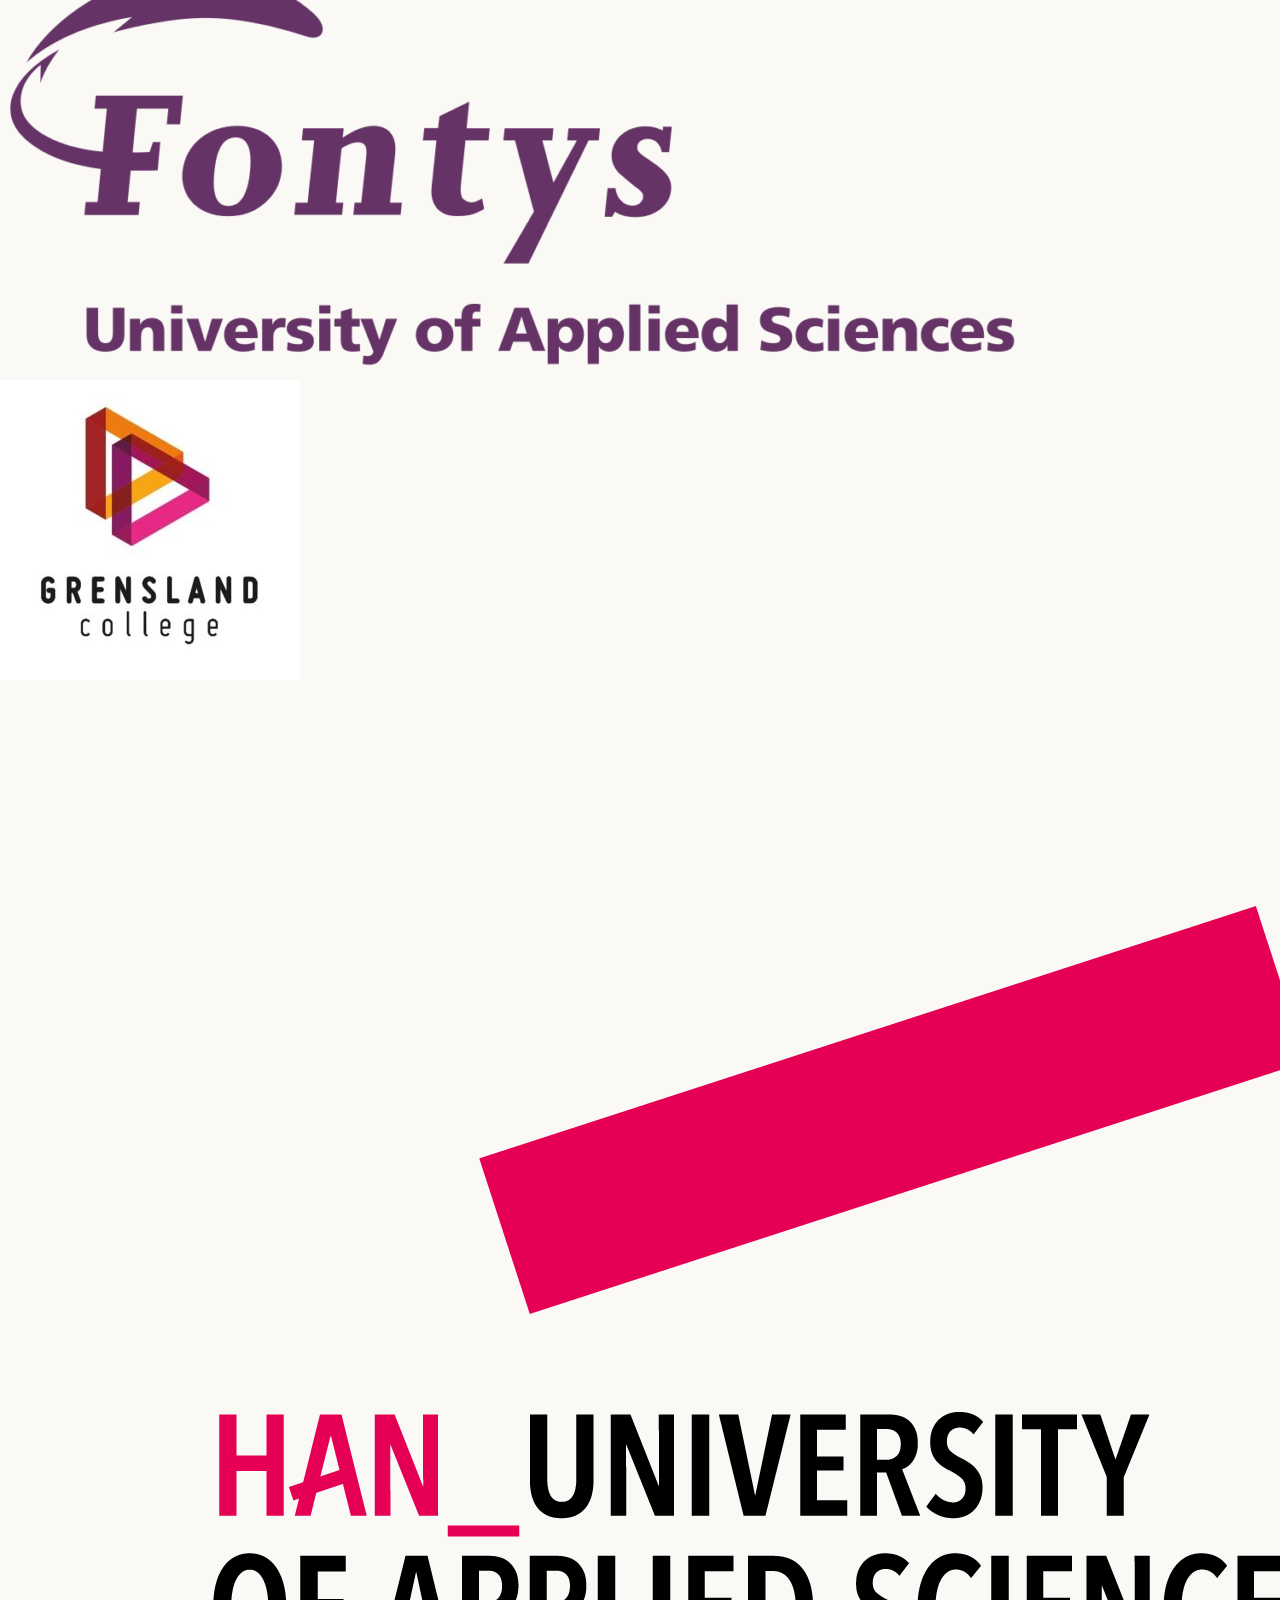
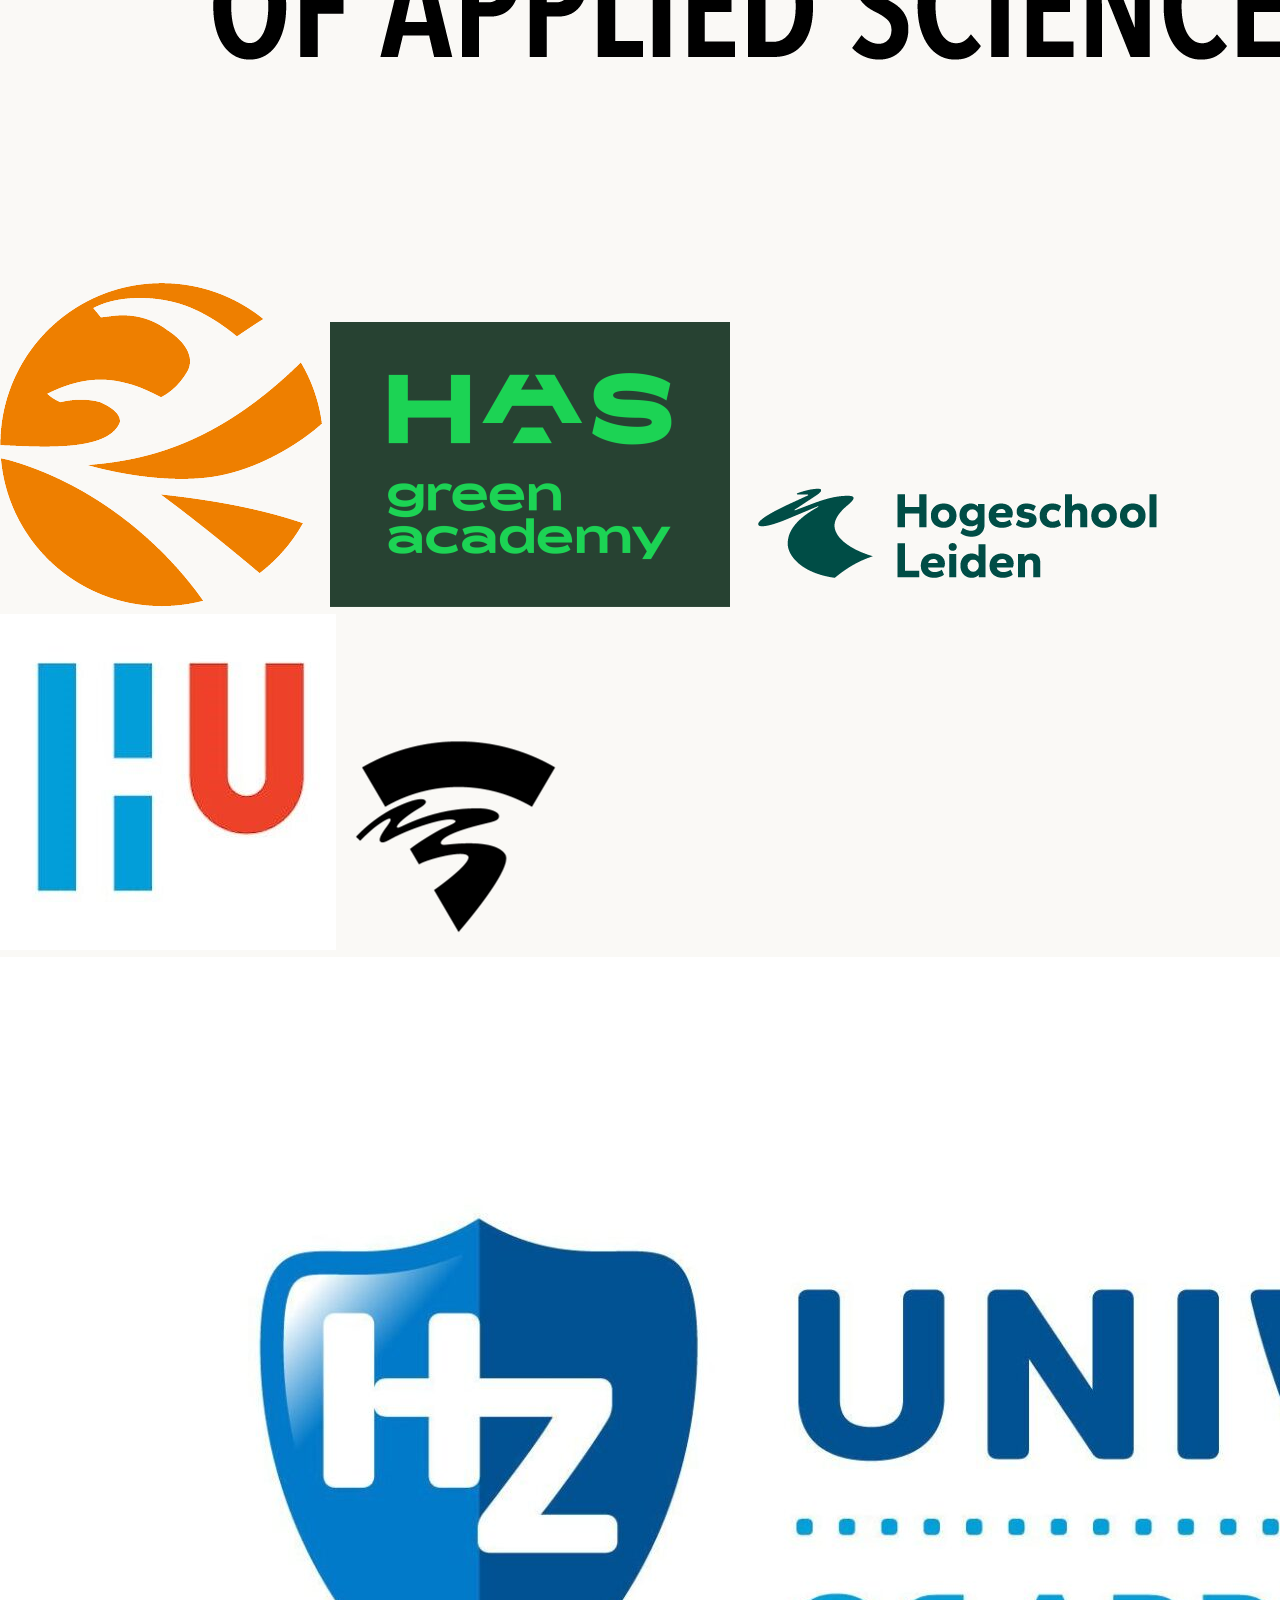
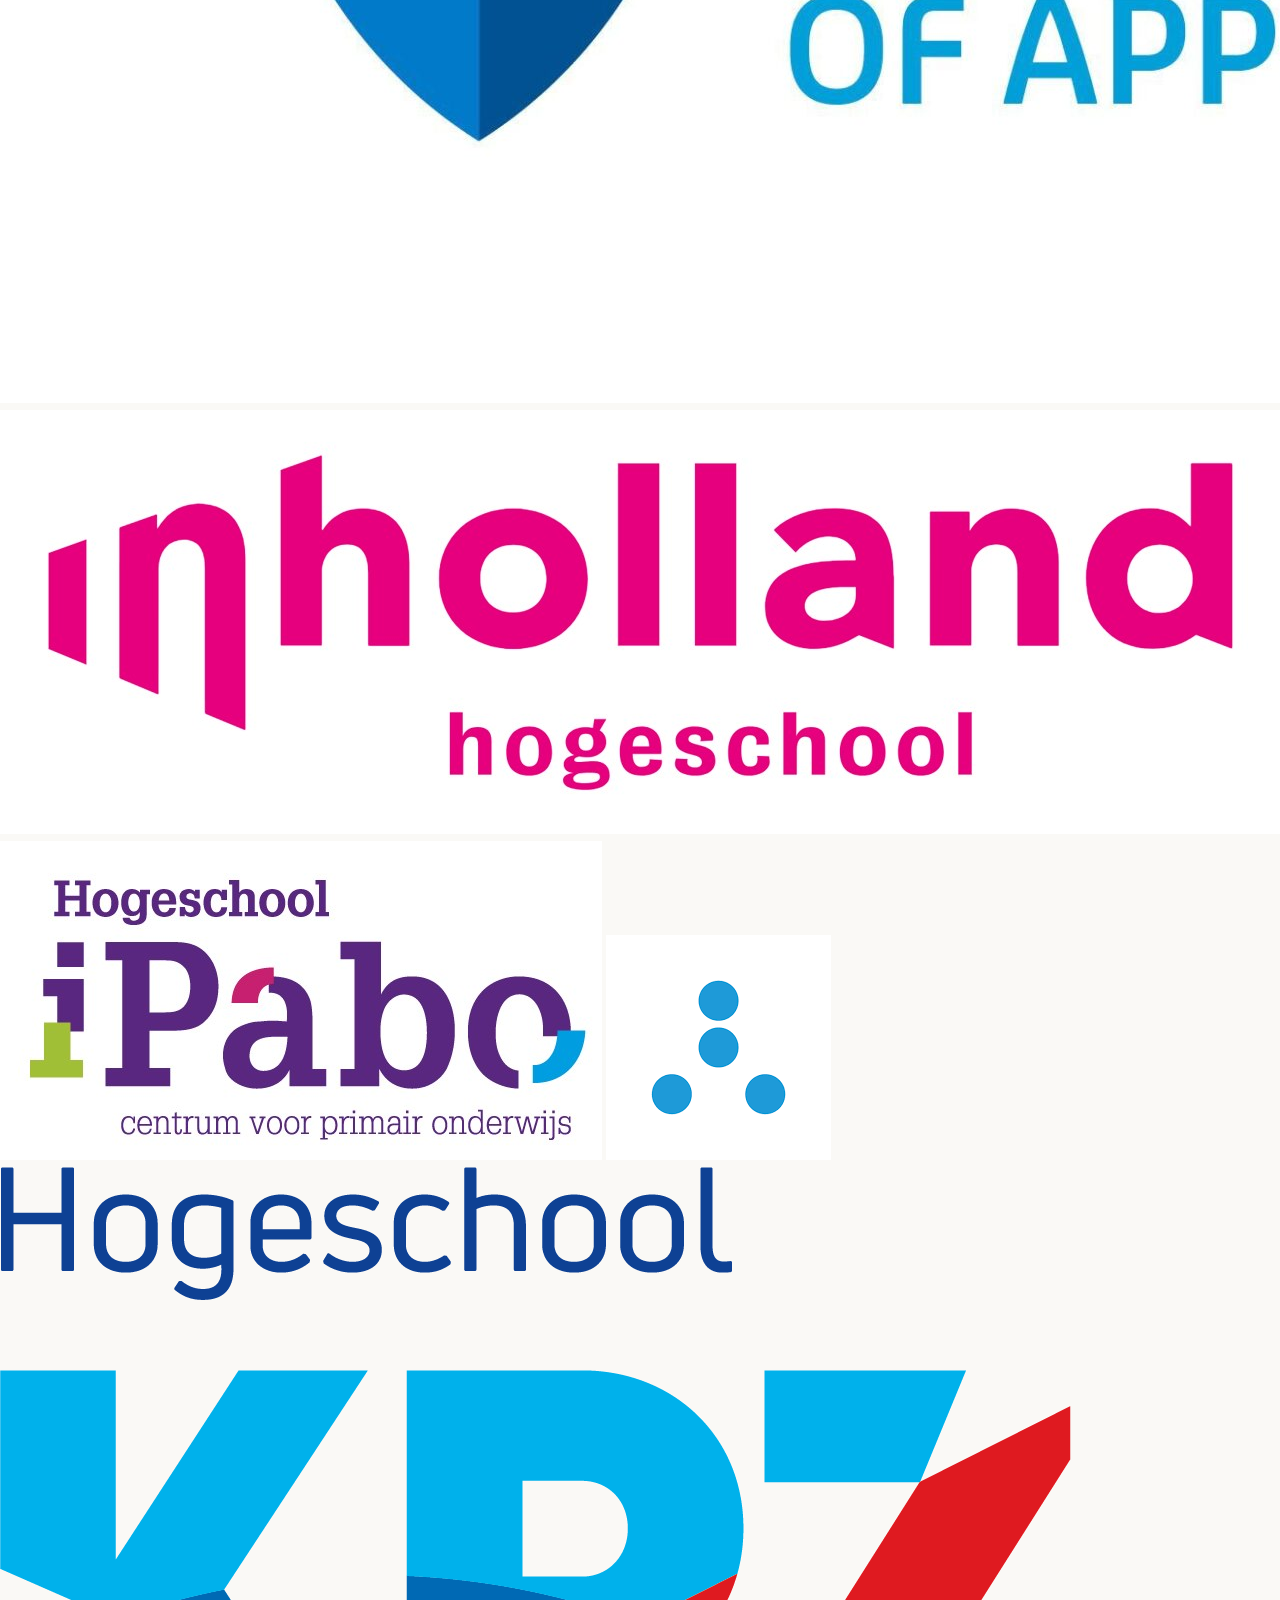
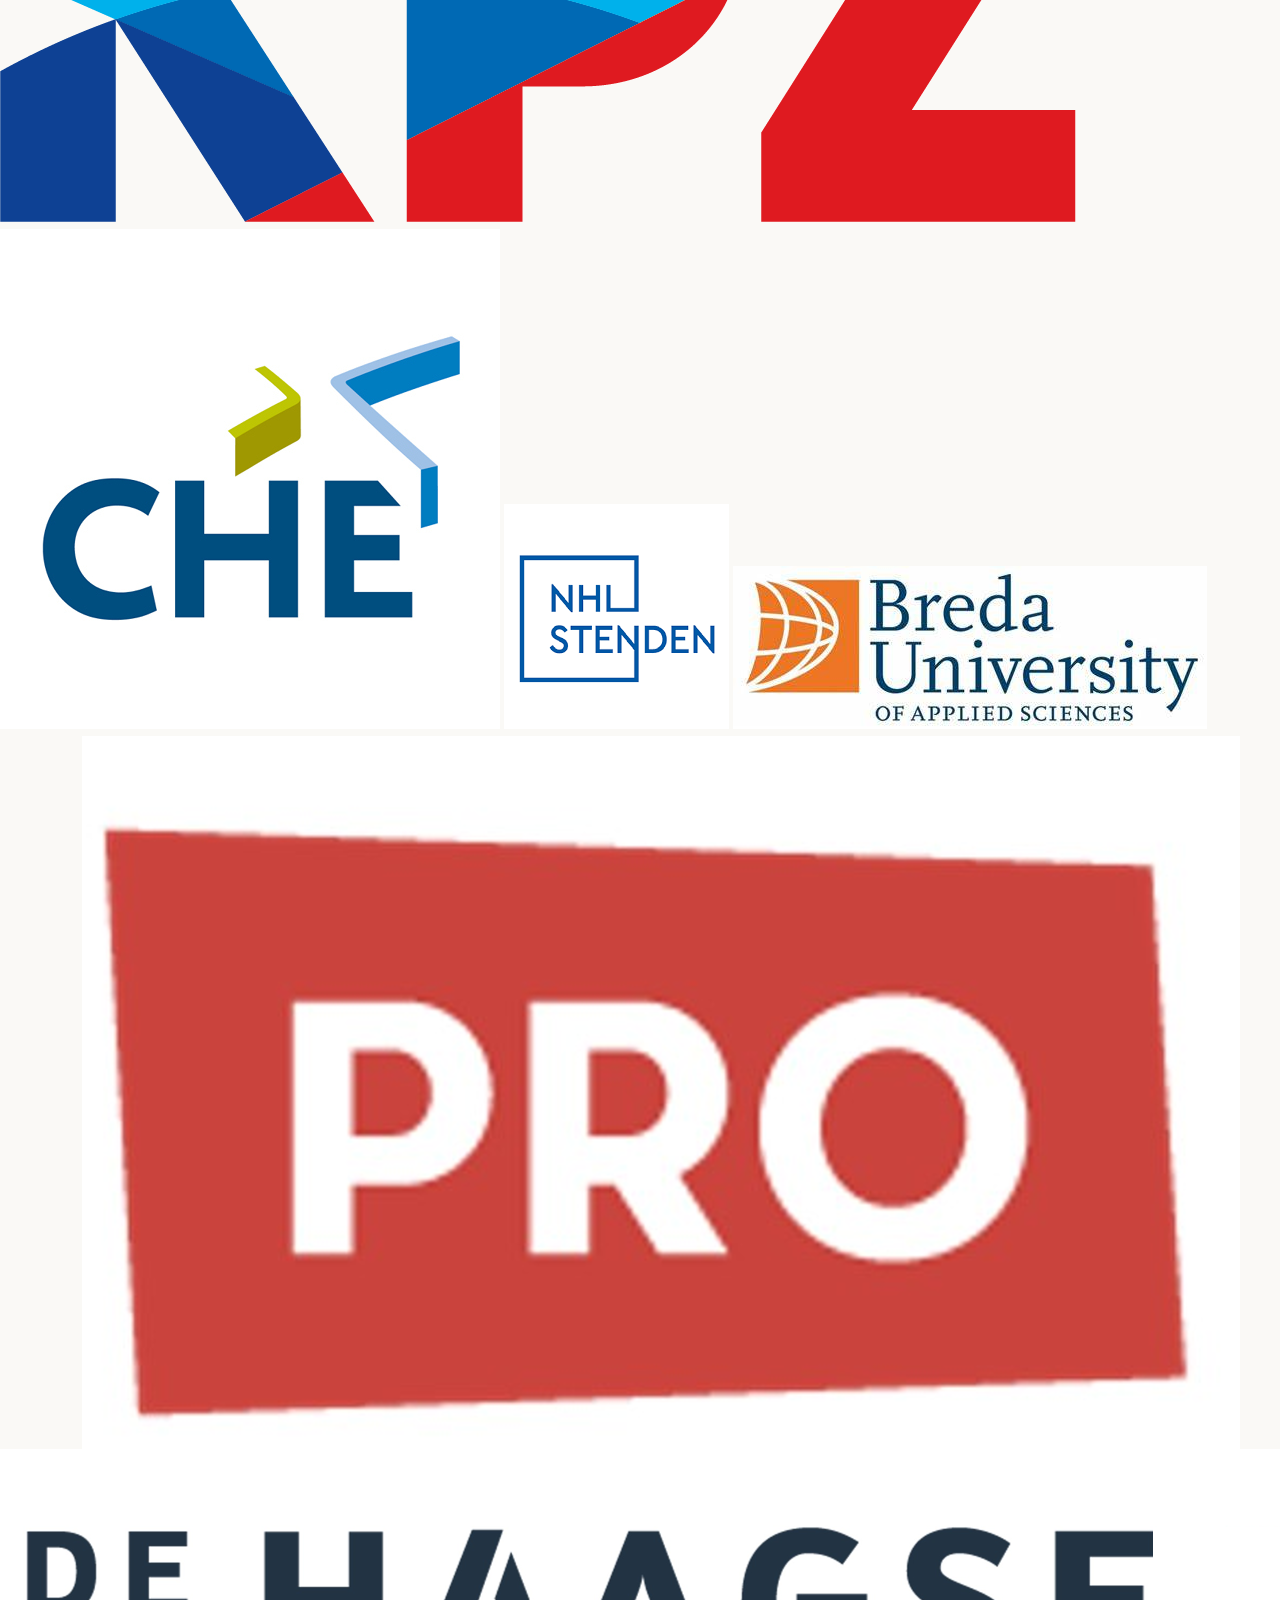
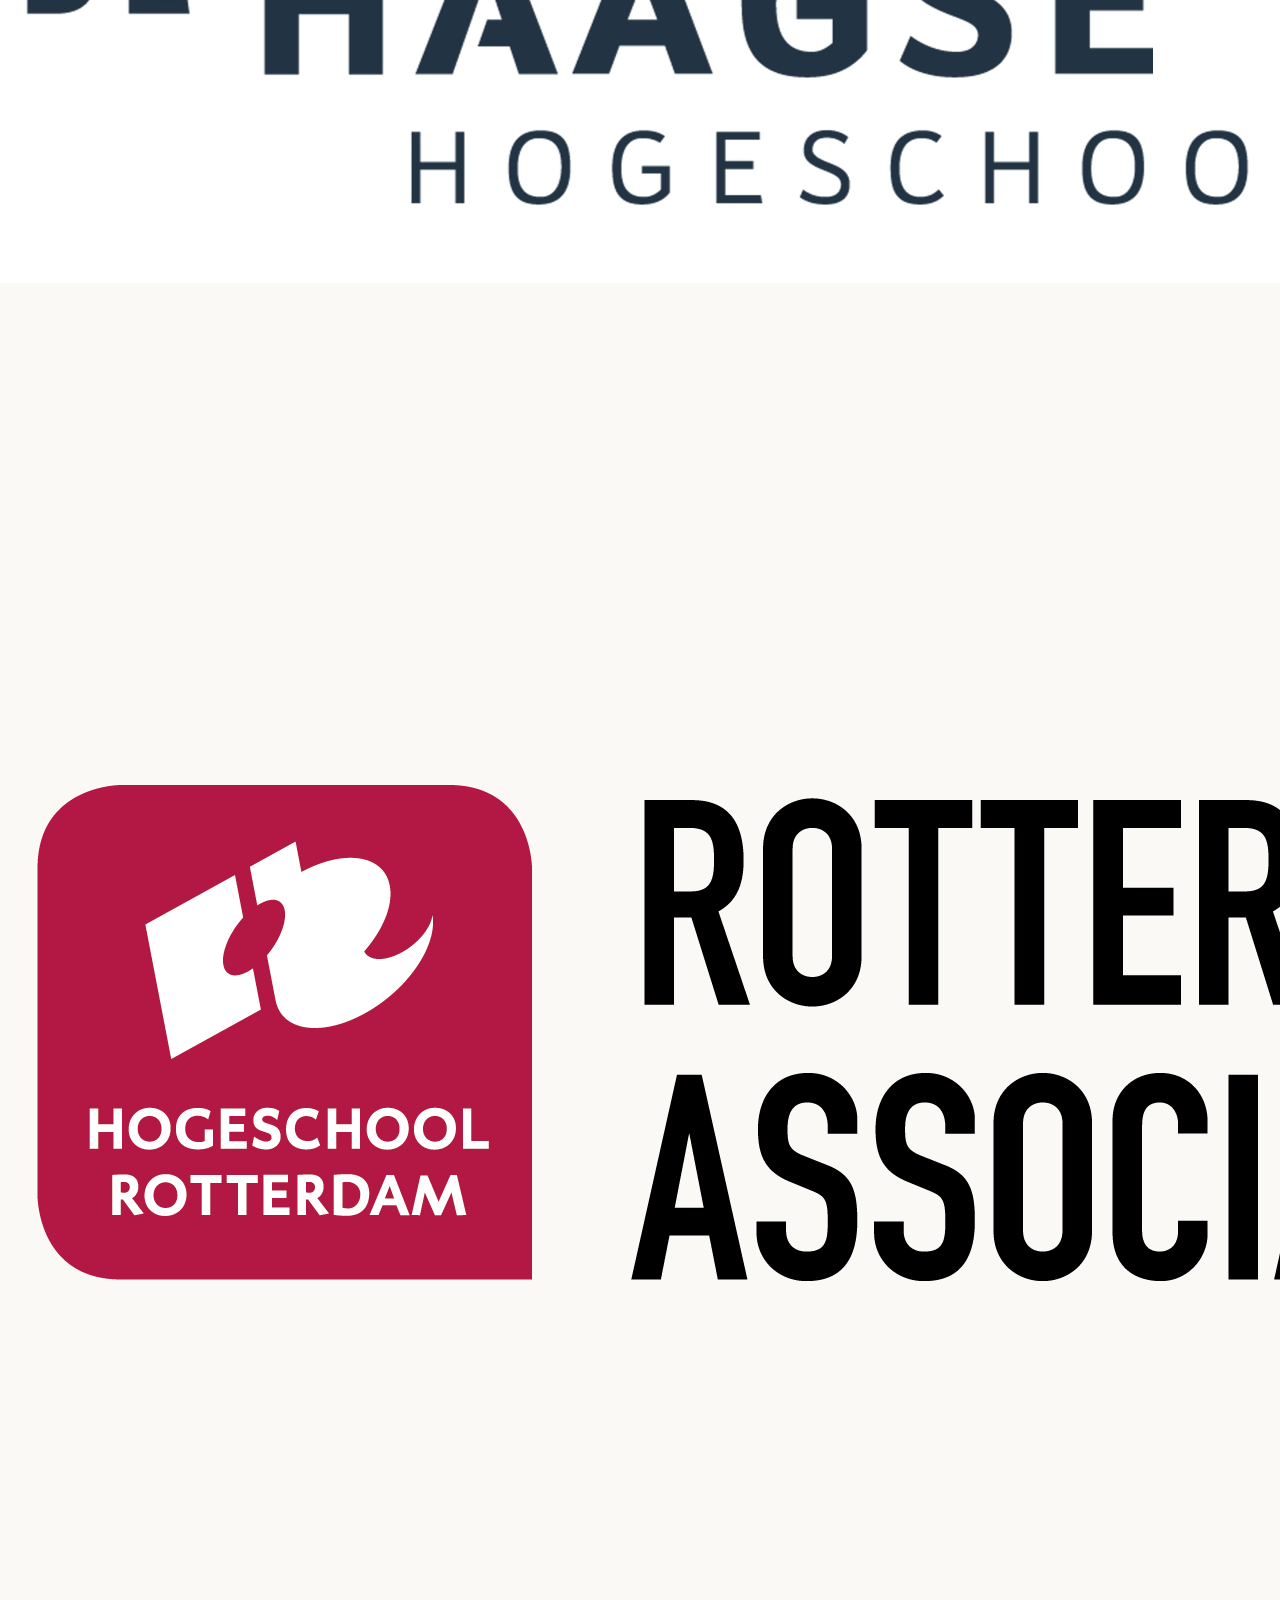
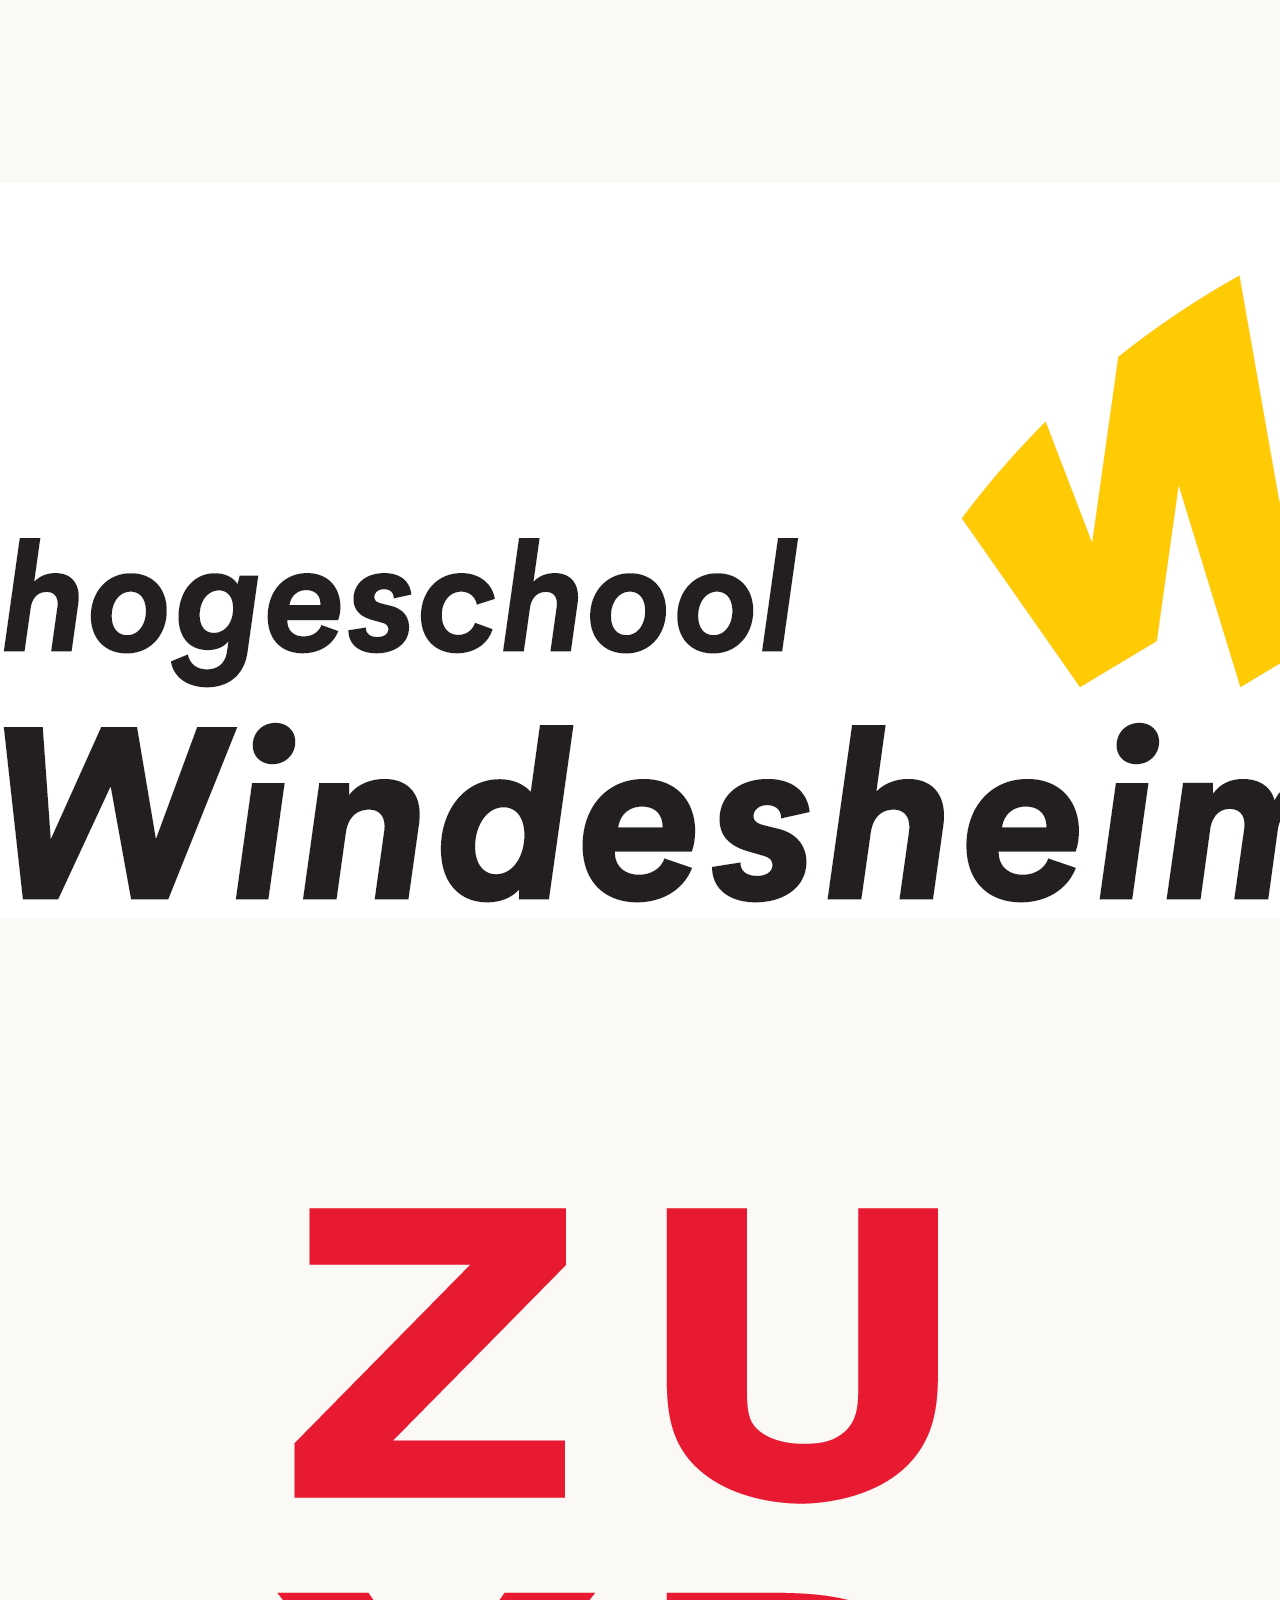
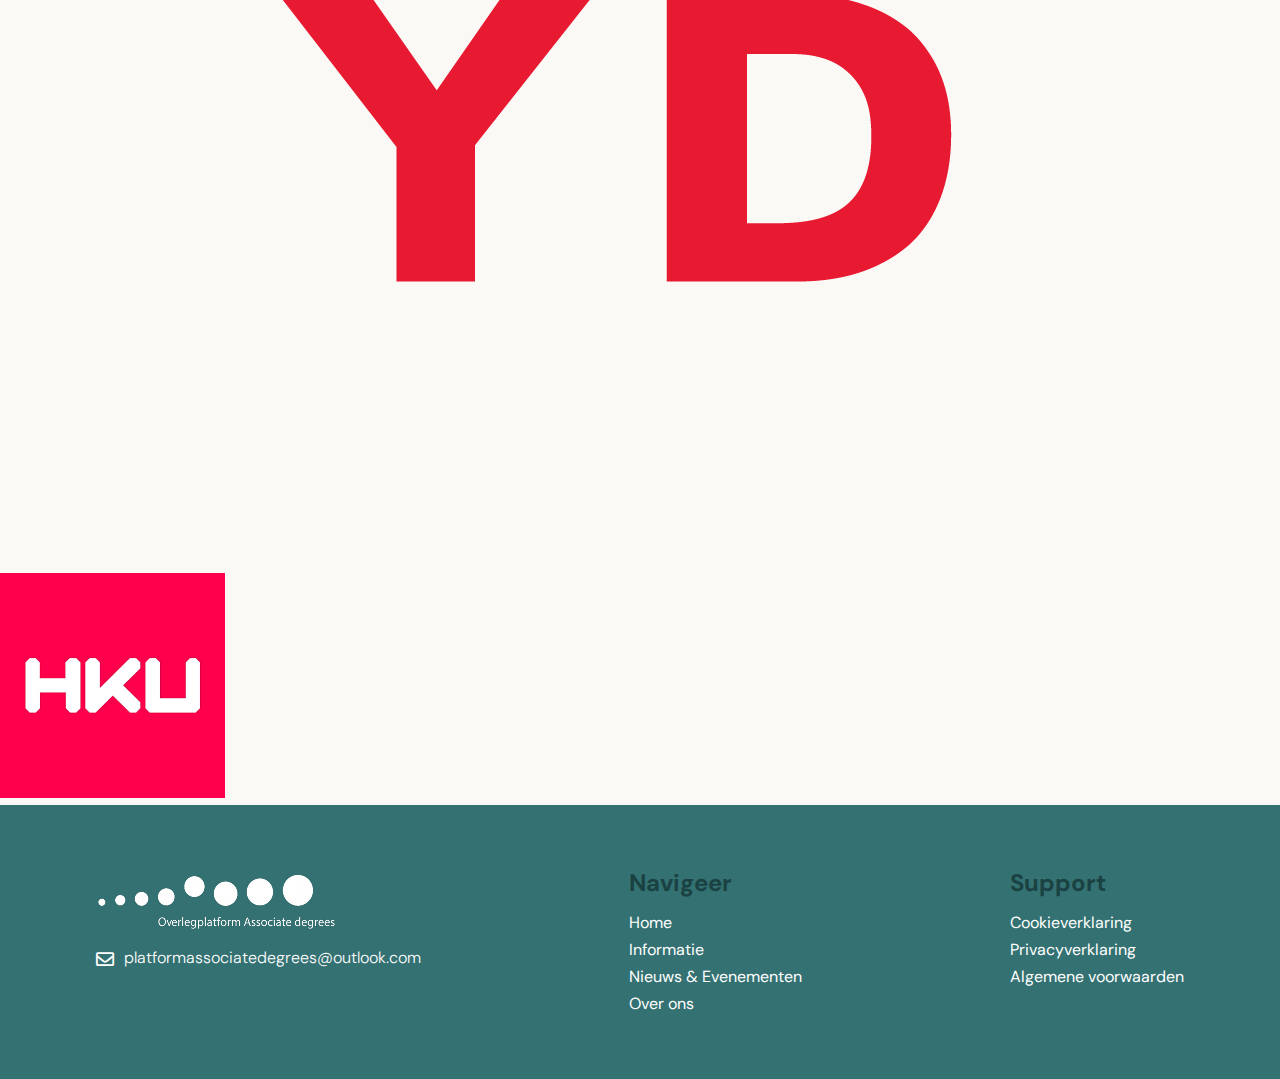
<file: over-ons.html>
<!DOCTYPE html>
<html lang="nl">

<head>
    <meta charset="UTF-8">
    <meta name="viewport" content="width=device-width, initial-scale=1.0">
    <title>Over ons | Overlegplatform Associate degree</title>

    <link rel="stylesheet" href="styles/styles.css">

    <!-- DM Sans font -->
    <link rel="preconnect" href="https://fonts.googleapis.com">
    <link rel="preconnect" href="https://fonts.gstatic.com" crossorigin>
    <link
        href="https://fonts.googleapis.com/css2?family=DM+Sans:ital,opsz,wght@0,9..40,100..1000;1,9..40,100..1000&display=swap"
        rel="stylesheet">

    <!-- Inter font -->
    <link rel="preconnect" href="https://fonts.googleapis.com">
    <link rel="preconnect" href="https://fonts.gstatic.com" crossorigin>
    <link
        href="https://fonts.googleapis.com/css2?family=Inter:ital,opsz,wght@0,14..32,100..900;1,14..32,100..900&display=swap"
        rel="stylesheet">

    <!-- Font Awesome 5 -->
    <link href="https://use.fontawesome.com/releases/v5.15.4/css/all.css" rel="stylesheet">
</head>

<body>
    <header>
        <!-- logo's -->
        <img class="logo-secundair" src="assets/logo-secundair.png" alt="logo voor mobiel">
        <img class="logo-primair" src="assets/logo-primair.png" alt="logo voor desktop">

        <div class="header-rightside">
            <nav class="menu">
                <label>
                    <input class="nav-search hideondesktop" type="search" placeholder="Zoeken...">
                </label>

                <!-- Menu voor mobiel -->
                <ul class="sidebar">
                    <li id="close-icon" onclick=hideSidebar()><svg height="30" xmlns="http://www.w3.org/2000/svg"
                            viewBox="0 0 640 640"><!--!Font Awesome Free v7.1.0 by @fontawesome - https://fontawesome.com License - https://fontawesome.com/license/free Copyright 2025 Fonticons, Inc.-->
                            <path
                                d="M183.1 137.4C170.6 124.9 150.3 124.9 137.8 137.4C125.3 149.9 125.3 170.2 137.8 182.7L275.2 320L137.9 457.4C125.4 469.9 125.4 490.2 137.9 502.7C150.4 515.2 170.7 515.2 183.2 502.7L320.5 365.3L457.9 502.6C470.4 515.1 490.7 515.1 503.2 502.6C515.7 490.1 515.7 469.8 503.2 457.3L365.8 320L503.1 182.6C515.6 170.1 515.6 149.8 503.1 137.3C490.6 124.8 470.3 124.8 457.8 137.3L320.5 274.7L183.1 137.4z" />
                        </svg></li>
                    <li><a href="./index.html">Home</a></li>
                    <li><a href="#">Over Ad</a></li>
                    <li><a href="#">Informatie</a></li>
                    <li><a href="#">Nieuws & Evenementen</a></li>
                    <li><a href="./over-ons.html">Over ons</a></li>
                </ul>
                <!-- Menu voor desktop -->
                <ul class="navigation">
                    <li><a href="./index.html">Home</a></li>
                    <li><a href="#">Over Ad</a></li>
                    <li><a href="#">Informatie</a></li>
                    <li><a href="#">Nieuws & Evenementen</a></li>
                    <li><a href="./over-ons.html">Over ons</a></li>
                </ul>
                <label>
                    <input class="nav-search hideonmobile" type="search" placeholder="Zoeken...">
                </label>

                <button id="hamburger-icon" onclick=showSidebar() aria-label="Open menu"><svg height="30"
                        xmlns="http://www.w3.org/2000/svg"
                        viewBox="0 0 640 640"><!--!Font Awesome Free v7.1.0 by @fontawesome - https://fontawesome.com License - https://fontawesome.com/license/free Copyright 2025 Fonticons, Inc.-->
                        <path
                            d="M96 160C96 142.3 110.3 128 128 128L512 128C529.7 128 544 142.3 544 160C544 177.7 529.7 192 512 192L128 192C110.3 192 96 177.7 96 160zM96 320C96 302.3 110.3 288 128 288L512 288C529.7 288 544 302.3 544 320C544 337.7 529.7 352 512 352L128 352C110.3 352 96 337.7 96 320zM544 480C544 497.7 529.7 512 512 512L128 512C110.3 512 96 497.7 96 480C96 462.3 110.3 448 128 448L512 448C529.7 448 544 462.3 544 480z" />
                    </svg></button>
            </nav>
        </div>
    </header>
    <main>
        <section class="featured-half">
            <div class="featured-half-content">
                <p class="subtitle">@</p>
                <h2>Neem contact met ons op</h2>
                <h5>Contactadres</h5>
                <p>platformassociatedegrees@outlook.com</p>
                <br>
                <h5>Secretariaat en social media</h5>
                <p>Demi Blok (d.blok@hr.nl) – Management Assistent</p>
                <br>
                <h5>Website</h5>
                <p>Erwin de Beer, Demi Blok, Mariëtte Muris</p>
                <br>
                <h5>LAdO's en Ad-profielen</h5>
                <p>Mariëtte Muris</p>

            </div>
            <div class="featured-half-img-container">
                <img src="assets/klaslokaal.jpg" alt="opdrachtgever die iets uitlegt aan de klas"
                    class="featured-half-img">
            </div>
        </section>

        <section class="bestuur-section">
            <div class="bestuur-titles">
                <p class="subtitle">Het team</p>
                <h2>Dagelijks bestuur Overlegplatform Ad</h2>
            </div>
            <div class="bestuur-slider">
                <div class="bestuur-card">
                    <div class="bestuur-image-area">
                        <img src="assets/Carolien-van-Riswijk.jpg" alt="Foto van Carolien van Riswijk">
                        <a href="#" class="bestuur-mail">
                            <svg xmlns="http://www.w3.org/2000/svg" height="24px" viewBox="0 -960 960 960" width="24px"
                                fill="#e3e3e3">
                                <path
                                    d="M160-160q-33 0-56.5-23.5T80-240v-480q0-33 23.5-56.5T160-800h640q33 0 56.5 23.5T880-720v480q0 33-23.5 56.5T800-160H160Zm320-287q5 0 10.5-1.5T501-453l283-177q8-5 12-12.5t4-16.5q0-20-17-30t-35 1L480-520 212-688q-18-11-35-.5T160-659q0 10 4 17.5t12 11.5l283 177q5 3 10.5 4.5T480-447Z" />
                            </svg>
                        </a>

                    </div>
                    <div class="bestuur-content">
                        <h5>Carolien van Riswijk</h5>
                        <p>Portefeuillehouder<br>Marketing & Communicatie</p>
                    </div>
                </div>
            </div>
        </section>

        <section class="featured-half-rev">
            <div class="featured-half-content">
                <p class="subtitle">Ontdek ons</p>
                <h2>Leden Overlegplatform Ad</h2>
                <p>Bij het Overlegplatform Associate degrees zijn als leden de onderstaande hogescholen aangesloten die
                    Associate degrees (Ad-opleidingen) verzorgen. <b>U vindt onder het logo van de hogeschool informatie
                        over
                        hun visie op Ad-onderwijs en over hun Ad-opleidingen</b>. Ook de MBO Raad is lid van het
                    Overlegplatform
                    Associate degrees.</p>
            </div>
            <div class="featured-half-img-container">
                <img src="assets/klaslokaal.jpg" alt="klaslokaal" class="featured-half-img">
            </div>
        </section>

        <section class="logos">
            <div class="logos-slide">
                <img src="assets/logos-slider/ada.jpg" alt="Associate degrees academie logo">
                <img src="assets/logos-slider/aeres.png" alt="aeres hogeschool logo">
                <img src="assets/logos-slider/avans-academie.jpg" alt="avans academie logo">
                <img src="assets/logos-slider/dordrecht.webp" alt="dordrecht academy logo">
                <img src="assets/logos-slider/driestar.png" alt="driestar educatief logo">
                <img src="assets/logos-slider/fontys.png" alt="fontys university logo">
                <img src="assets/logos-slider/grensland.jpg" alt="grensland college logo">
                <img src="assets/logos-slider/han.png" alt="han university logo">
                <img src="assets/logos-slider/hanze.png" alt="hanze logo">
                <img src="assets/logos-slider/HAS-logo.webp" alt="has green academy logo">
                <img src="assets/logos-slider/hogeschoolleiden.png" alt="hku logo">
                <img src="assets/logos-slider/hu.jpg" alt="hu logo">
                <img src="assets/logos-slider/HvA.png" alt="hva logo">
                <img src="assets/logos-slider/hzuni.jpeg" alt="hz university logo">
                <img src="assets/logos-slider/InHolland.jpg" alt="inholland logo">
                <img src="assets/logos-slider/ipabo.jpg" alt="ipabo logo">
                <img src="assets/logos-slider/Iselinge.png" alt="iselinge hogeschool logo">
                <img src="assets/logos-slider/kpz.png" alt="hogeschool kpz logo">
                <img src="assets/logos-slider/logo-CHE.jpg" alt="christelijke hogeschool ede logo">
                <img src="assets/logos-slider/NHLStenden.png" alt="nhl stenden hogeschool logo">
                <img src="assets/logos-slider/OIP.jpeg" alt="Breda university logo">
                <img src="assets/logos-slider/prohaagse.png" alt="de haagse hogeschool logo">
                <img src="assets/logos-slider/rotterdamacademy.png" alt="rotterdam academy logo">
                <img src="assets/logos-slider/Windesheim-logo.png" alt="hogeschool Windesheim logo">
                <img src="assets/logos-slider/zuyd.png" alt="zuyd university logo">
                <img src="assets/logos-slider/HKU.png" alt="HKU logo">
            </div>
        </section>

    </main>
    <footer>
        <div class="footer-col-01">
            <img src="assets/white-logo.png" alt="">
            <p><a href="mailto:platformassociatedegrees@outlook.com">platformassociatedegrees@outlook.com</a></p>
        </div>

        <div class="footer-col-02">
            <h2>Navigeer</h2>
            <nav class="menu">
                <ul>
                    <li><a href="#">Home</a></li>
                    <li><a href="#">Informatie</a></li>
                    <li><a href="#">Nieuws & Evenementen</a></li>
                    <li><a href="#">Over ons</a></li>
                </ul>
            </nav>
        </div>

        <div class="footer-col-03">
            <h2>Support</h2>
            <nav class="menu">
                <ul>
                    <li><a href="#">Cookieverklaring</a></li>
                    <li><a href="#">Privacyverklaring</a></li>
                    <li><a href="#">Algemene voorwaarden</a></li>
                </ul>
            </nav>
        </div>

    </footer>

</body>


<script src="scripts/script.js"></script>

</html>
</file>
<file: styles/styles.css>
:root {
    --groen: #347172;
    --oranje: #a63716;
    --donkergroen: #1B4243;

    --animationSpeed: 20s;
    --paddingsidesMobile: 0 15px;
    --paddingsidesTablet: 0 50px;

}

* {
    margin: 0;
    padding: 0;
    box-sizing: border-box;
    font-family: "DM Sans";

}

body {
    line-height: 1.5;
    font-size: 16px;
    background: #FAF9F6;
    /* padding: 0 15px; */
}

.hideondesktop {
    display: block;

    @media (min-width: 768px) {
        display: none;
    }
}


.hero {
    background-image: url("../assets/hero-bg.jpg");
    padding-top: 65px;
    padding-bottom: 130px;
    padding-left: 15px;
    padding-right: 15px;
    display: flex;
    flex-direction: column;
    gap: 20px;
    background-size: cover;
    background-repeat: no-repeat;
    background-position: center;

    @media (min-width: 768px) {
        padding: 70px 50px 150px;
    }

    @media (min-width: 1024px) {
        padding: 100px 50px 180px;
    }
}

.hero * {
    @media (min-width: 768px) {
        max-width: 60%;
    }
}

.hero h1,
.hero p {
    color: white;
}

h2,
h3 {
    color: var(--donkergroen);
    margin-bottom: 10px;
}

h1,
h3 {
    font-family: Inter;
}

h3 {
    font-size: 18px;
    font-weight: 600;
    color: var(--groen);
}

p {
    font-weight: 300;
}

b,
strong {
    font-weight: bold;
}


.subtitle {
    border: 1px solid var(--oranje);
    display: inline-block;
    padding: 10px 15px;
    color: var(--oranje);
    border-radius: 10px;
    margin-bottom: 10px;
}


header {
    background: white;
    display: flex;
    justify-content: space-between;
    padding: 20px 15px;
    align-items: center;

    @media (min-width: 768px) {
        padding: 20px 50px;
    }
}

.sidebar {
    position: fixed;
    top: 0;
    right: 0;
    height: 100vh;
    width: 250px;
    z-index: 999;
    background: white;
    box-shadow: -10px 0 10px rgba(0, 0, 0, 0.1);
    display: none;
    flex-direction: column;
    align-items: flex-start;
    justify-content: flex-start;
    padding-left: 20px;
    padding-top: 30px;
    gap: 10px;
}

.sidebar li,
.sidebar a {
    width: 100%;
    list-style: none;
    text-decoration: none;
    color: black;

}

.menu {
    display: flex;
    flex-direction: row;
    gap: 1.5em;
    align-items: center;
}


.featured-half,
.home-nieuws,
.featured-half-rev {
    padding: var(--paddingsidesMobile);
    margin-top: 60px;

    @media (min-width: 768px) {
        padding: var(--paddingsidesTablet);
    }

}

.featured-half,
.featured-half-rev {
    .btn-primair {
        margin-top: 10px;
    }

    @media (min-width: 768px) {
        align-items: center;
    }
}

.featured-half {
    @media (min-width: 768px) {
        flex-direction: row;
        gap: 5%;
        display: flex;
    }
}

.featured-half-rev {
    @media (min-width: 768px) {
        flex-direction: row-reverse;
        gap: 5%;
        display: flex;
    }
}

.featured-half-content {
    @media (min-width: 768px) {
        max-width: 50%;
    }
}

.featured-half-img-container {
    @media (min-width: 768px) {
        width: 100%;
    }
}


#nav-search {
    padding: 13px;
    border-radius: 25px;
    border: none;
    background: var(--groen);
    color: white;
}

#nav-search::placeholder {
    color: white;
}

#nav-search::before {
    font-family: "Font Awesome 5 Free";
    content: "\f002";
}


#hamburger-icon {
    text-align: right;
    list-style: none;

    @media (min-width: 768px) {
        display: none;
    }
}

#close-icon {
    text-align: right;
    padding-right: 15px;
    margin-top: -5px;
}

#close-icon,
#hamburger-icon {
    cursor: pointer;
    line-height: 0;
}


/* BEGIN LOGO'S */
.logo-primair {
    display: none;

    @media (min-width: 768px) {
        max-width: 30%;
        object-fit: contain;
        display: block;
    }
}



.logo-secundair {
    width: 50px;
    display: block;
    object-fit: contain;

    @media (min-width: 768px) {
        display: none;
    }
}

.navigation {
    display: none;

    @media (min-width: 768px) {
        display: flex;
        flex-direction: row;
        gap: 2em;
        justify-content: space-between;
        list-style: none;
        /* text-decoration: none; */
        align-items: center;

        a {
            text-decoration: none;
            color: black;
        }

    }
}


/* EINDE LOGO'S */

/* BEGIN BUTTONS */
.btn-primair {
    background-color: var(--groen);
    color: white;
    padding: 8px 23px;
    text-align: center;
    text-decoration: none;
    display: inline-block;
    font-weight: 400;
    border-radius: 7px;
    font-size: 14px;
    width: fit-content;
}

.btn-primair-small {
    background-color: var(--groen);
    color: white;
    padding: 5px 15px;
    text-align: center;
    text-decoration: none;
    display: inline-block;
    font-weight: 400;
    border-radius: 7px;
    font-size: 12px;
}

.btn-tertiair {
    margin: auto;

    a {
        color: var(--donkergroen);
        text-decoration: none;
        font-weight: 600;
    }
}

.btn-tertiair:after {
    font-family: "Font Awesome 5 Free";
    content: "\f061";
    display: inline-block;
    padding-left: 15px;
    color: var(--donkergroen);
}

.btn-tertiair a:hover {
    color: var(--groen);
}

/* EINDE BUTTONS */

.featured-half-img {
    height: 250px;
    border-radius: 20px;
    width: 100%;
    object-fit: cover;
    margin-top: 30px;

    @media (min-width: 768px) {
        height: 450px;
    }
}

.home-nieuws h2 {
    text-align: center;
}

.nieuws-cards {
    display: flex;
    flex-wrap: wrap;
    justify-content: space-between;
    gap: 35px;
}

.nieuws-card {
    background: white;
    width: 100%;
    position: relative;
    border-radius: 15px;
    box-shadow: 0px 0px 25px rgba(52, 113, 114, 0.2);

    p {
        color: #484848;
    }

    h3 {
        margin-bottom: 10px;
    }

    @media (min-width: 768px) {
        width: 30%;
    }
}

.nieuws-card img {
    width: 100%;
    height: 50%;
    object-fit: cover;
    border-radius: 15px 15px 0 0;
}

.nieuws-card .panel {
    padding: 5%;
    border-radius: 15px;
}

.btn-primair-small,
.nieuws-datum {
    position: absolute;
    bottom: 5%;
}

.btn-primair-small {
    left: 5%;
}

.nieuws-datum {
    right: 5%;
}

.ft-half-acc {
    margin-top: 10px;

    @media (min-width: 768px) {
        max-width: 700px;
    }
}

.acc-title {
    background-color: var(--donkergroen);
    color: white;
    padding: 1em;
    border-radius: 15px 15px 0 0;
    cursor: pointer;
}

.acc-content {
    /* max-height: 0px; */
    overflow: hidden;
    background-color: white;
    padding: 2em;
    border-radius: 0 0 15px 15px;
}

/* SLIDER */
.slider {
    height: 210px;
    margin: auto;
    overflow: hidden;
    position: relative;
    width: auto;
}

.slider .slide-track {
    animation: scroll var(--animationSpeed) linear infinite;
    display: flex;
    width: calc(250px * 14);
}

.slider .slide {
    height: 100px;
    width: 250px;
}

footer {
    display: flex;
    flex-direction: column;
    background: var(--groen);
    padding: 60px 15px;
    gap: 45px;

    h4 {
        font-family: Inter;
        font-weight: 600;
        font-size: 18px;
        color: white;
        margin-bottom: 7px;
    }

    @media (min-width: 768px) {
        display: flex;
        flex-direction: row;
        justify-content: space-around;
    }
}

footer ul {
    padding-left: 1.5em;

    @media (min-width: 768px) {
        padding-left: 0;
    }
}

footer a {
    color: white;
    text-decoration: none;
    font-weight: 00;
}

footer .footer-col-01 p {
    display: flex;
    align-content: center;
}

footer .footer-col-01 p::before {
    font-family: "Font Awesome 5 Free";
    content: "\f0e0";
    padding-right: 10px;
    color: white;
    font-size: 18px;
}

footer .menu li {
    list-style: none;
    margin-bottom: 3px;
}

@keyframes scroll {
    0% {
        transform: translateX(0);
    }

    100% {
        transform: translateX(calc(-250px * 7));
    }
}


/* @media (min-width: 768px) {

    .logo-primair,
    .navigation {
        display: block;
    }

    .logo-secundair,
    #hamburger-icon {
        display: none;
    }

    .nieuws-card {
        width: 30%;
    }
} */
</file>
